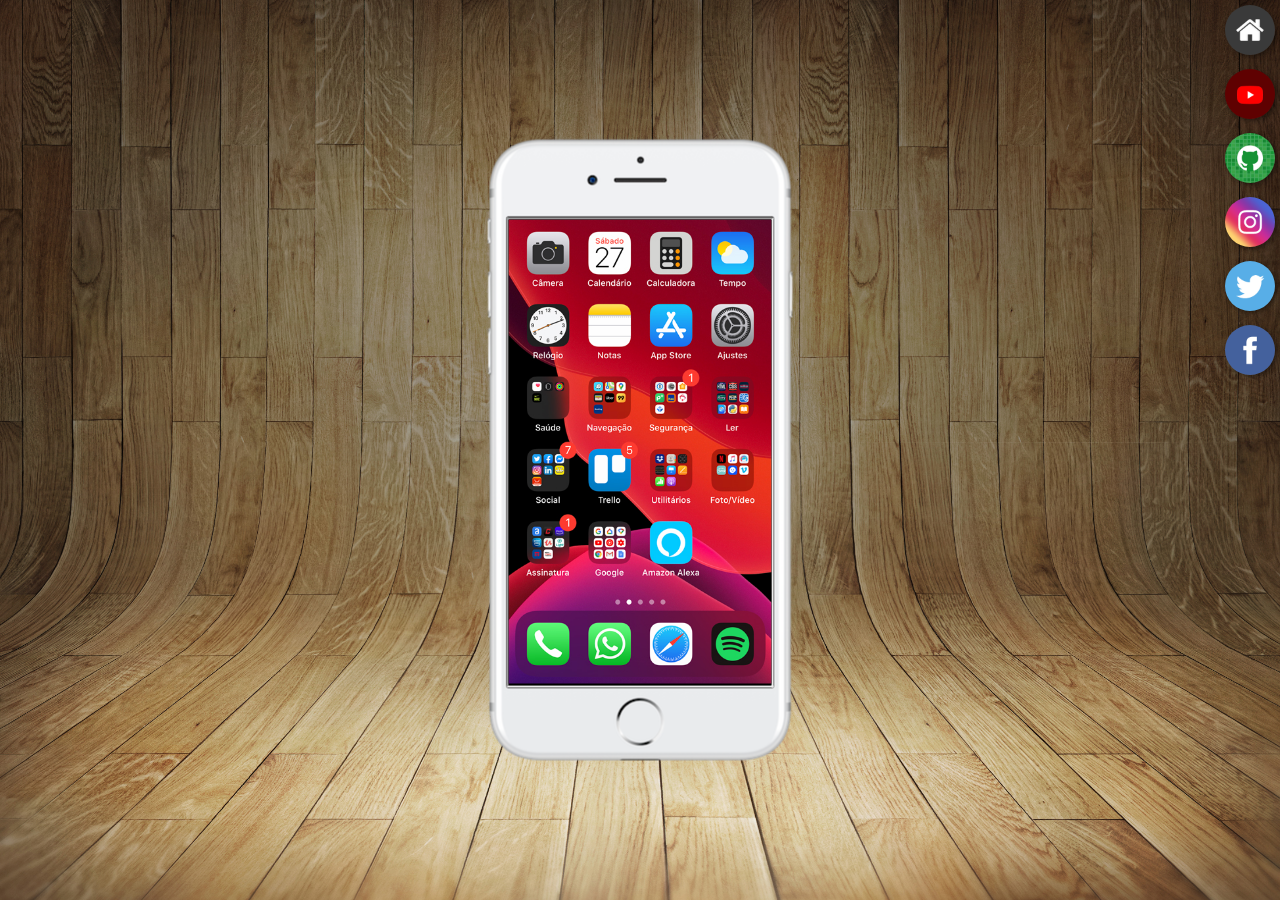
<file: index.html>
<!DOCTYPE html>
<html lang="pt-br">
<head>
    <meta charset="UTF-8">
    <meta name="viewport" content="width=device-width, initial-scale=1.0">
    <link rel="shortcut icon" href="favicon.ico" type="image/x-icon">
    <link rel="stylesheet" href="estilos/style.css">
    <title>Projeto redes sociais</title>
</head>
<body>
    <main>
        <section id="telefone">
            <iframe src="home.html" name="tela" id="tela">
                Seu Navegador não é compatível com isso!
            </iframe>
        </section>
        <section id="redes-sociais">
            <a href="home.html" target="tela"><img src="imagens/logo-home.jpg" alt="Home"></a><BR>
            <a href="youtube.html" target="tela"><img src="imagens/logo-youtube.jpg" alt="Youtube"></a><BR>
            <a href="github.html" target="tela"><img src="imagens/logo-github.jpg" alt="Github"></a><BR>
            <a href="instagram.html" target="tela"><img src="imagens/logo-instagram.jpg" alt="Instagram">
            </a><BR>
            <a href="twitter.html" target="tela">
            <img src="imagens/logo-twitter.jpg" alt="Twitter">
            </a><BR>
            <a href="facebook.html" target="tela"><img src="imagens/logo-facebook.jpg" alt="Facebook"></a>
            
        </section>
    </main>
    
</body>
</html>
</file>
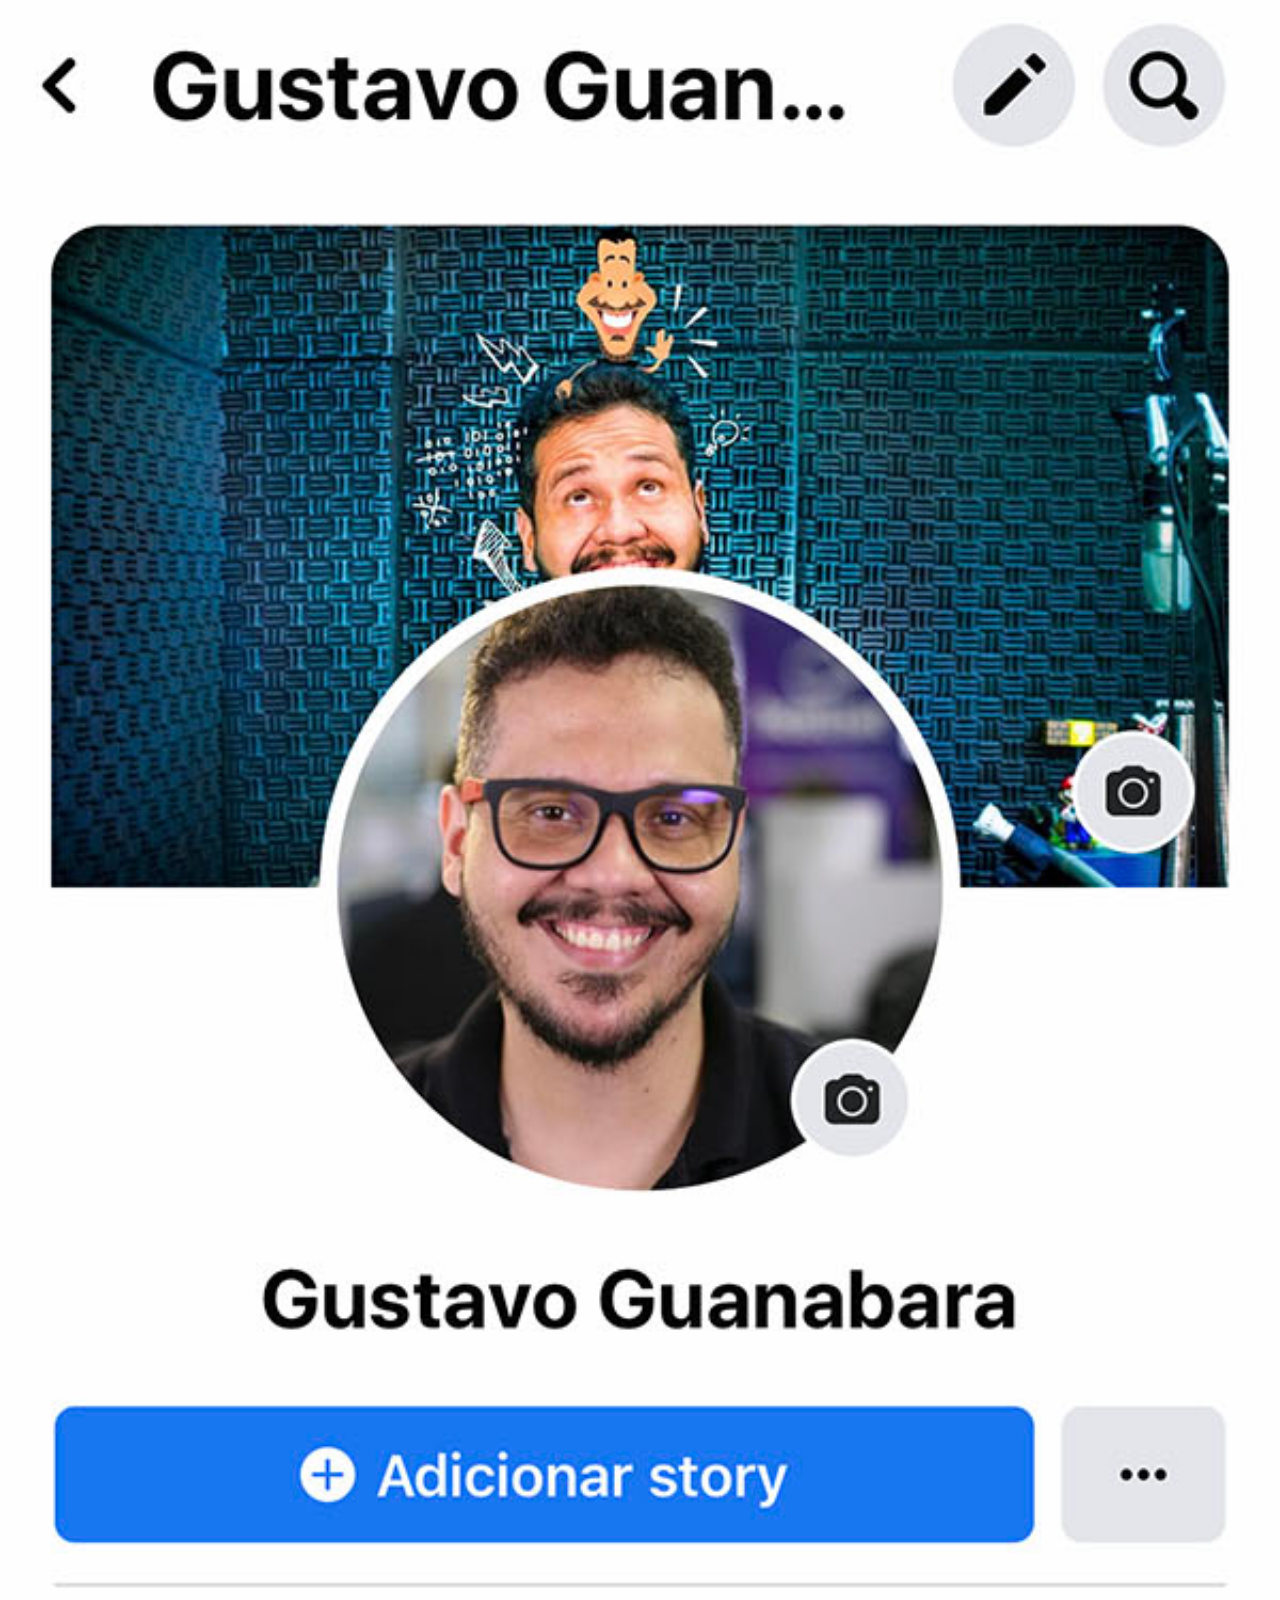
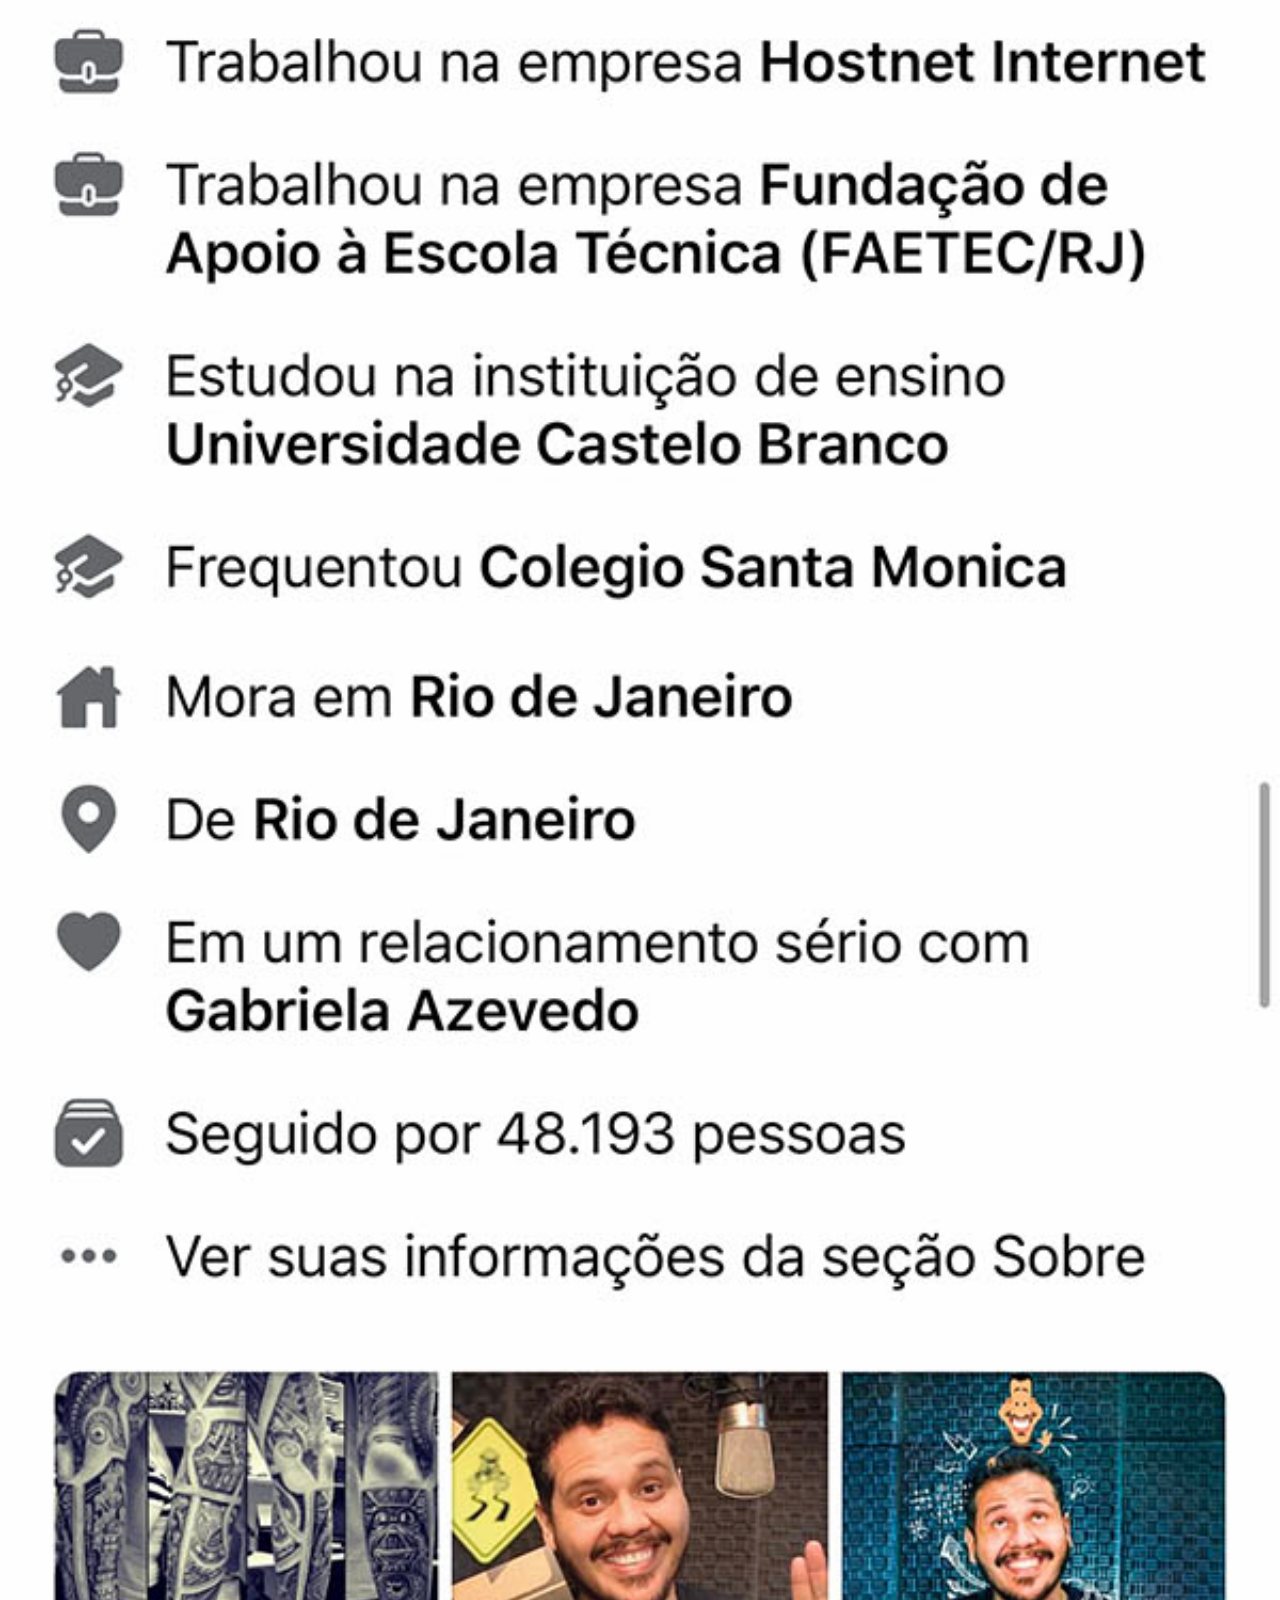
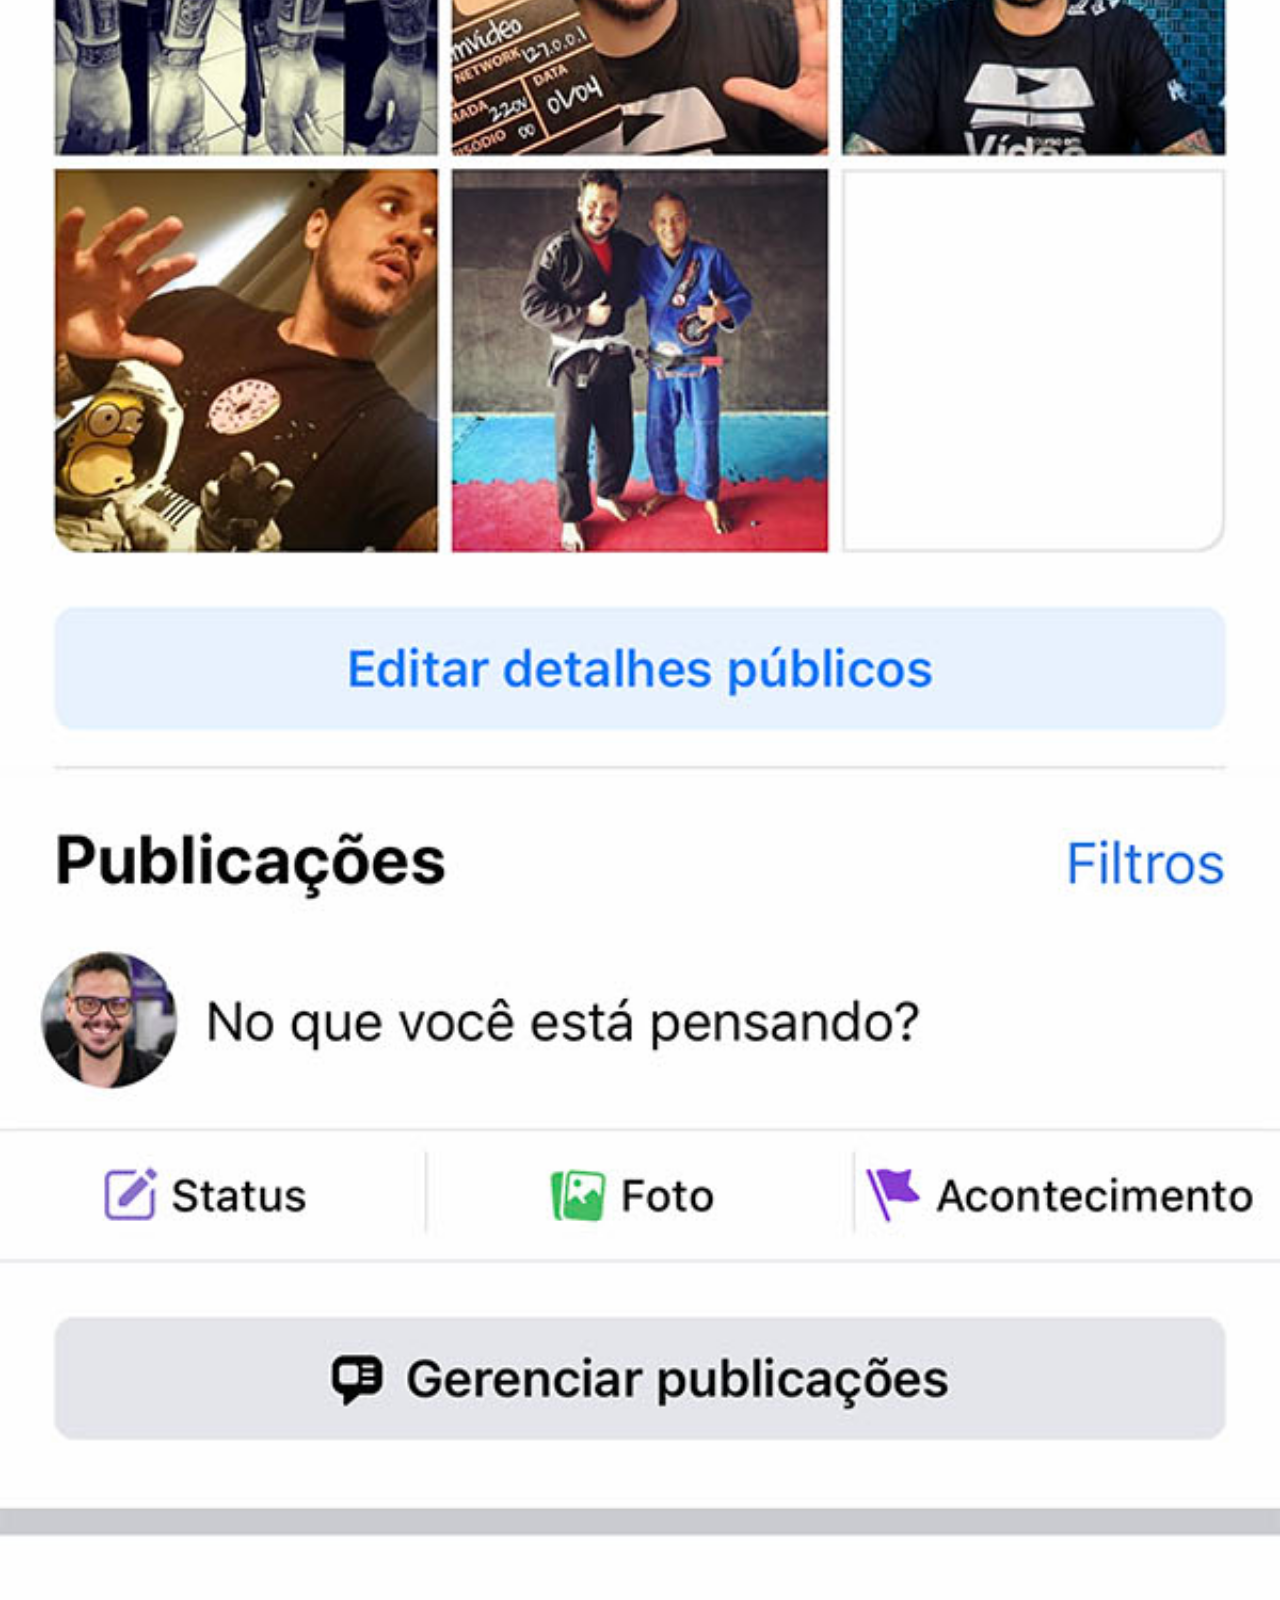
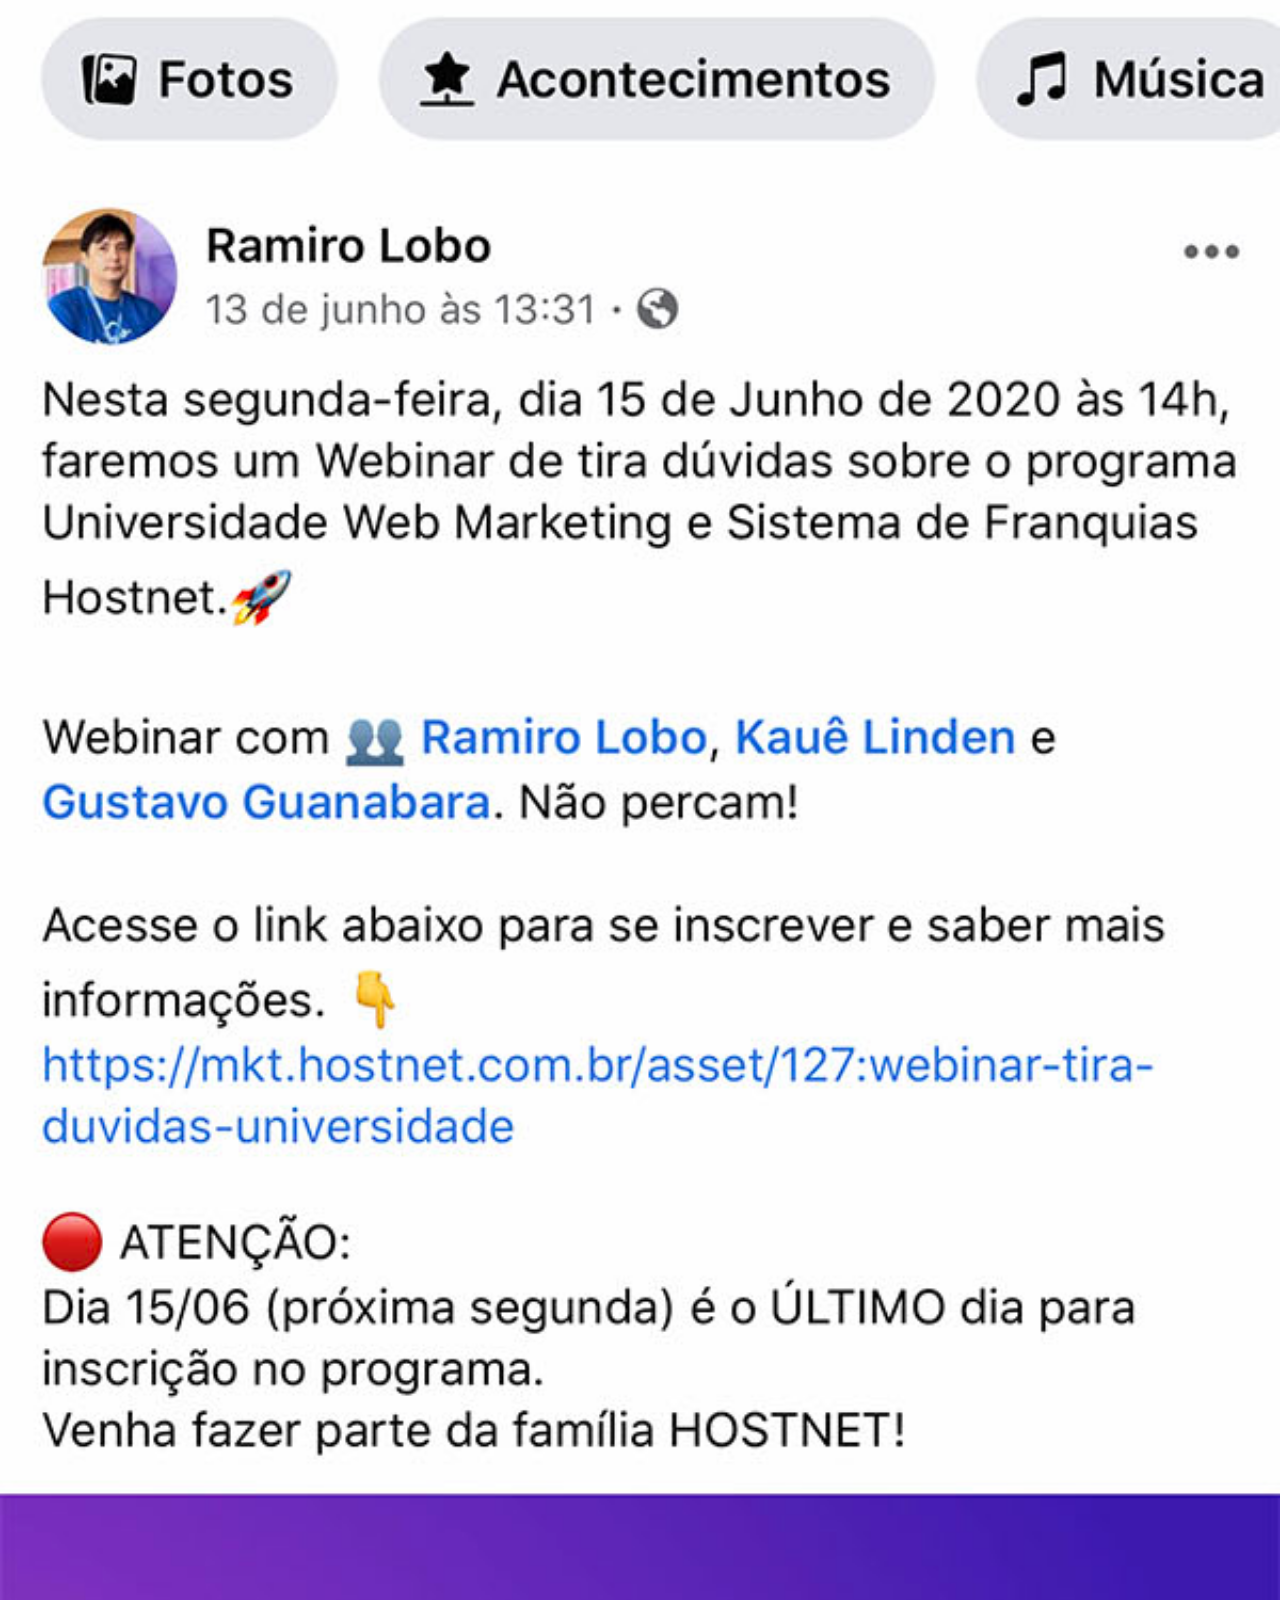
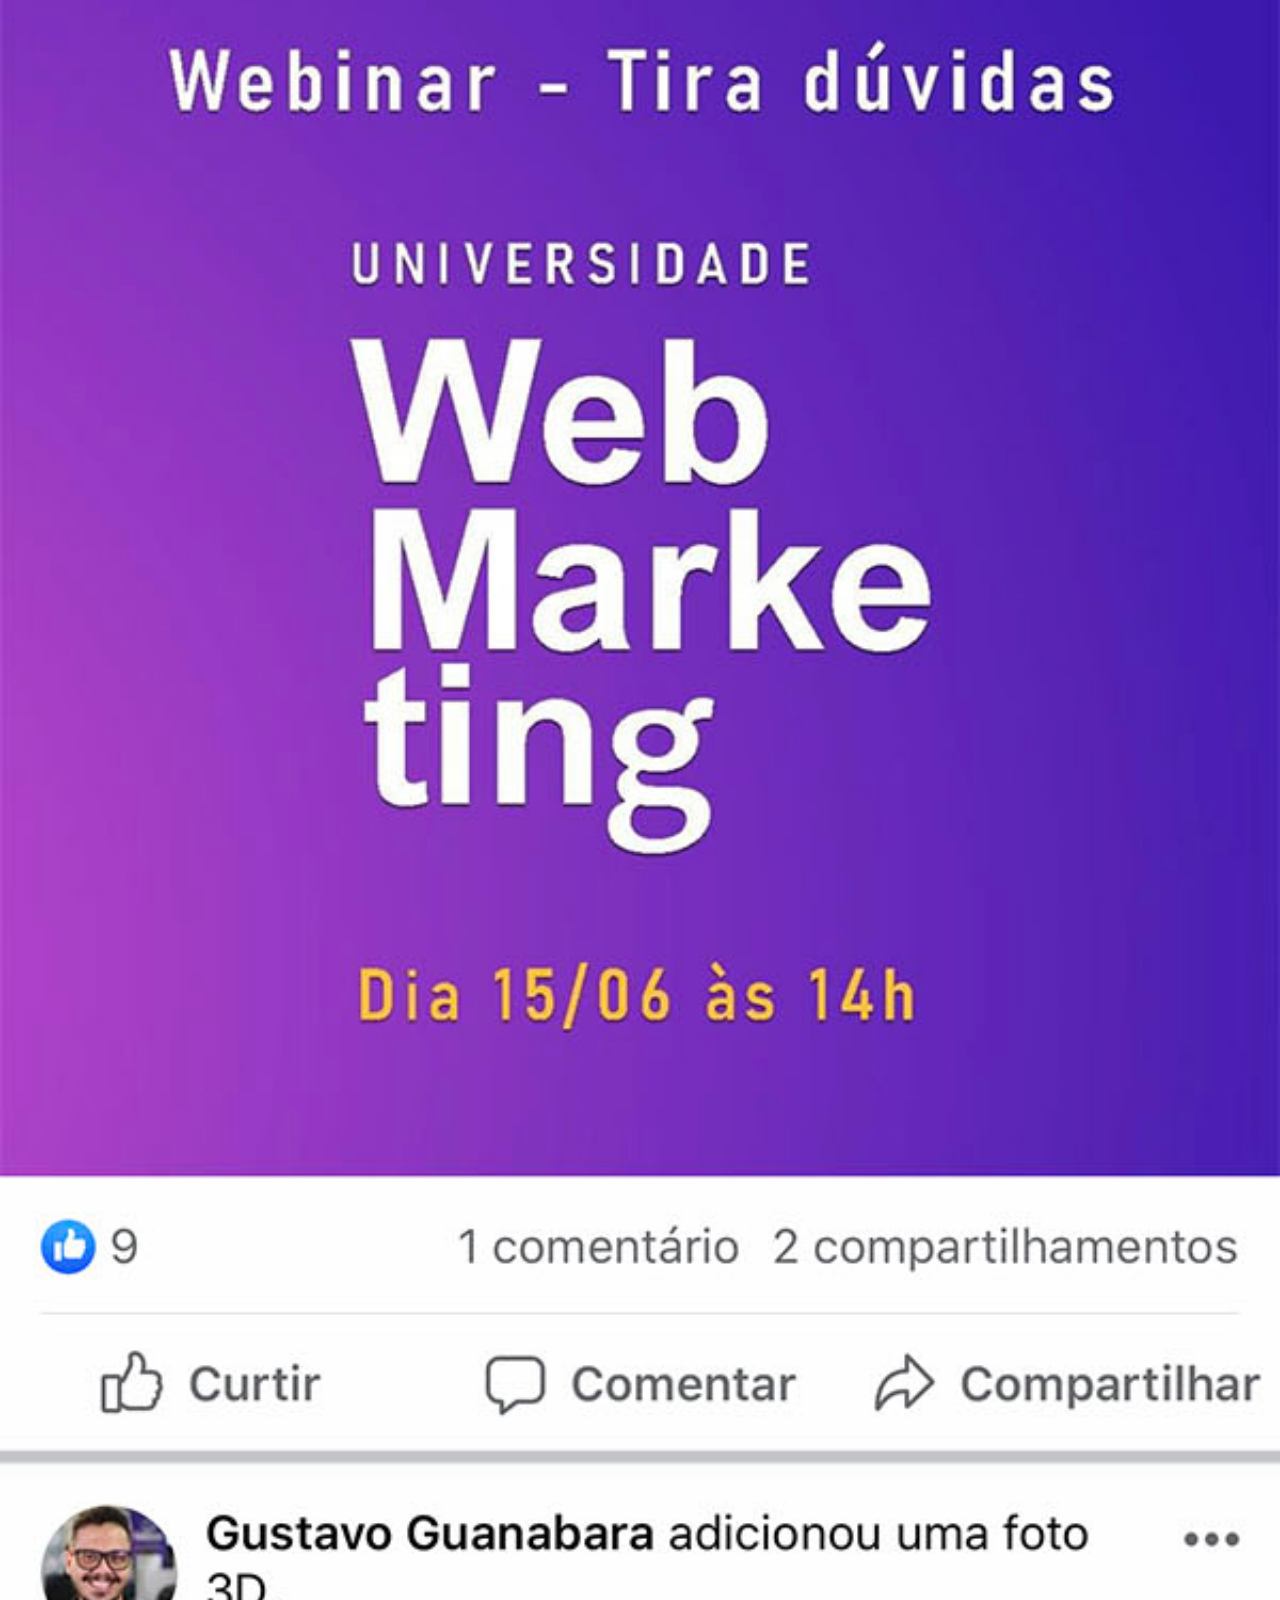
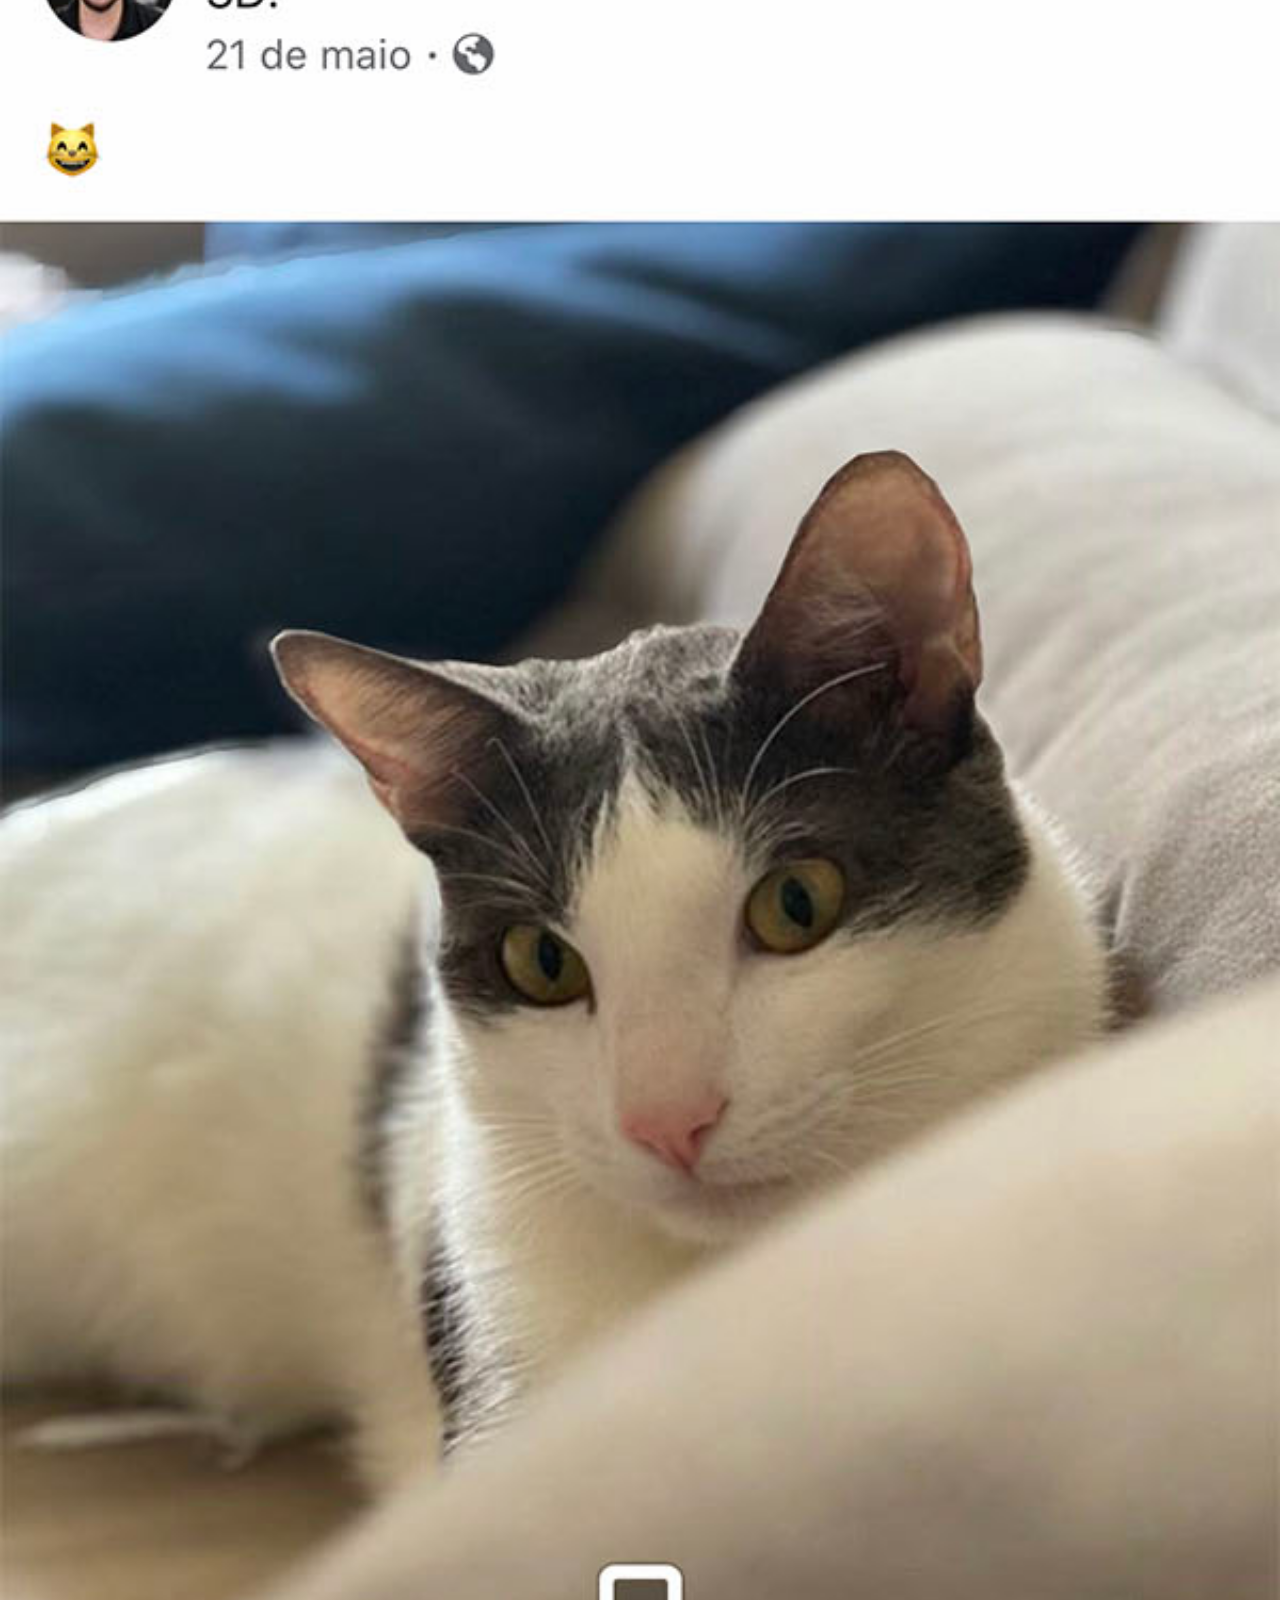
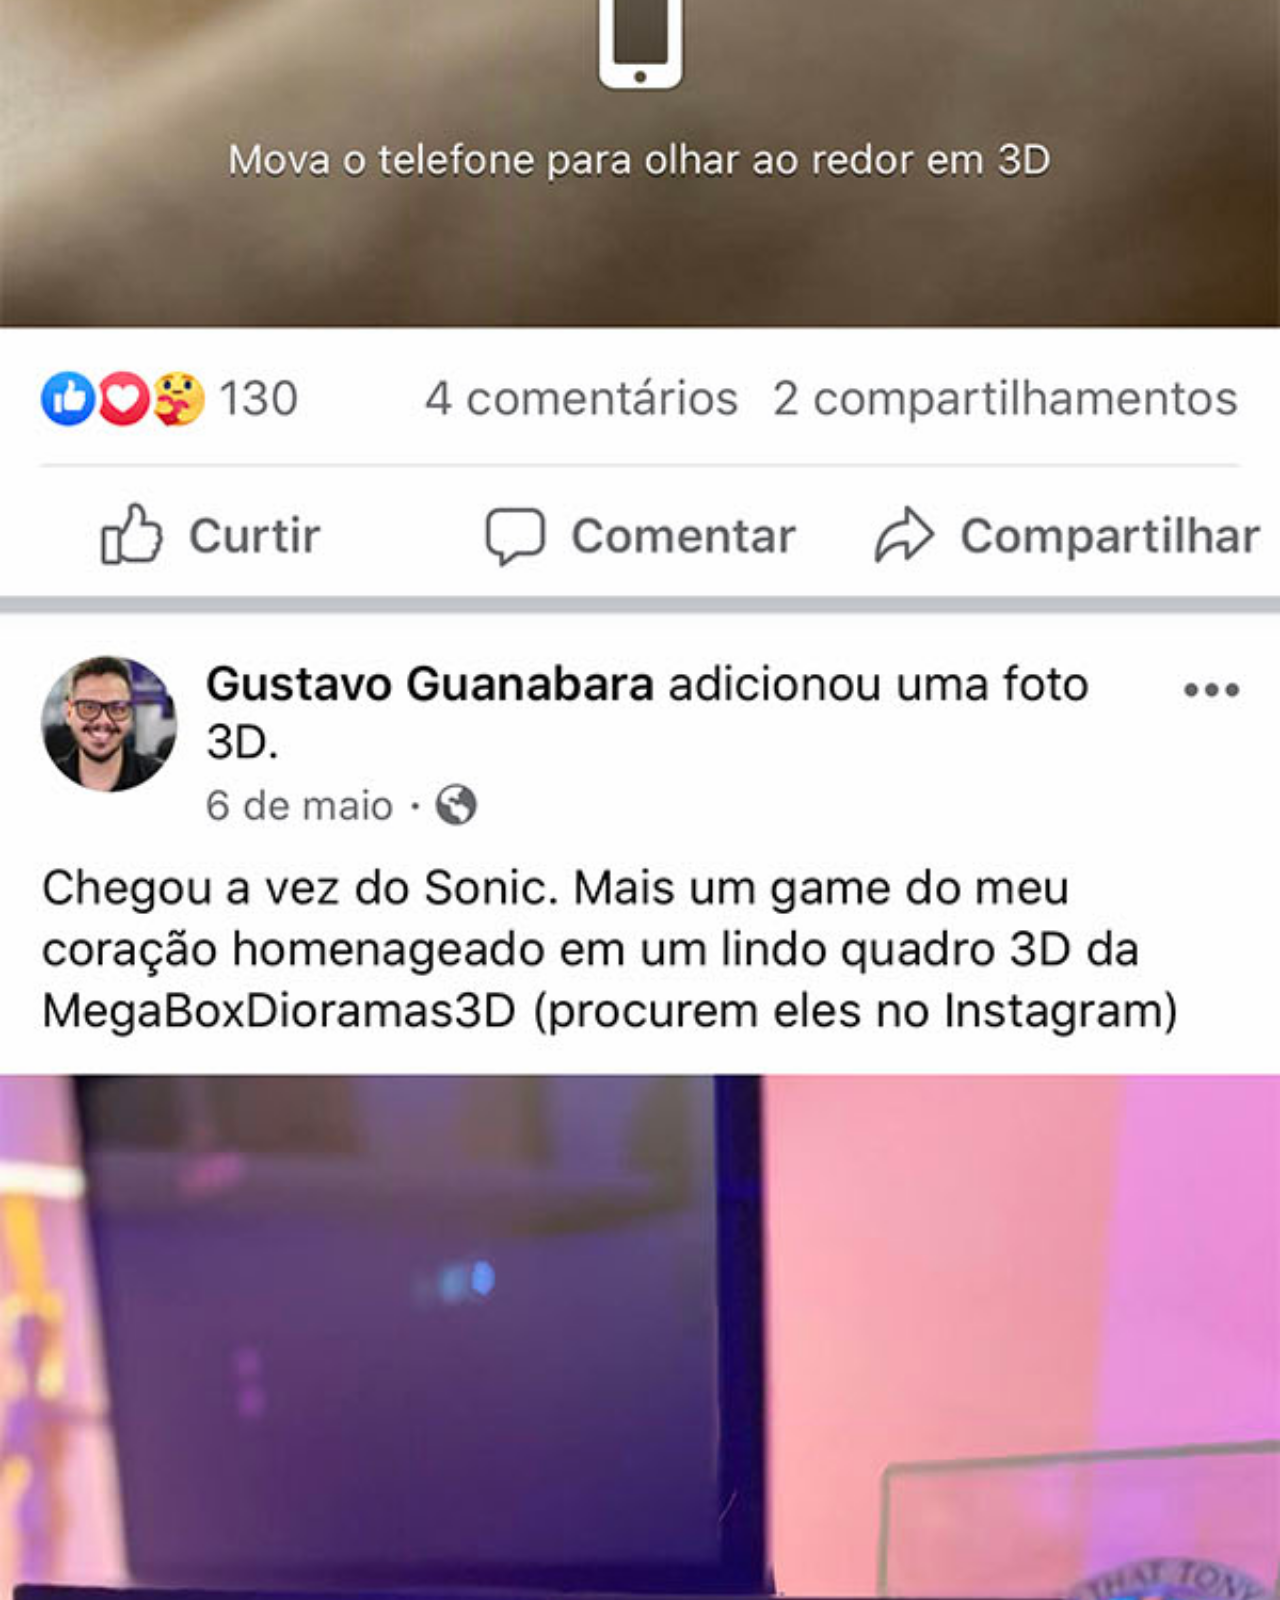
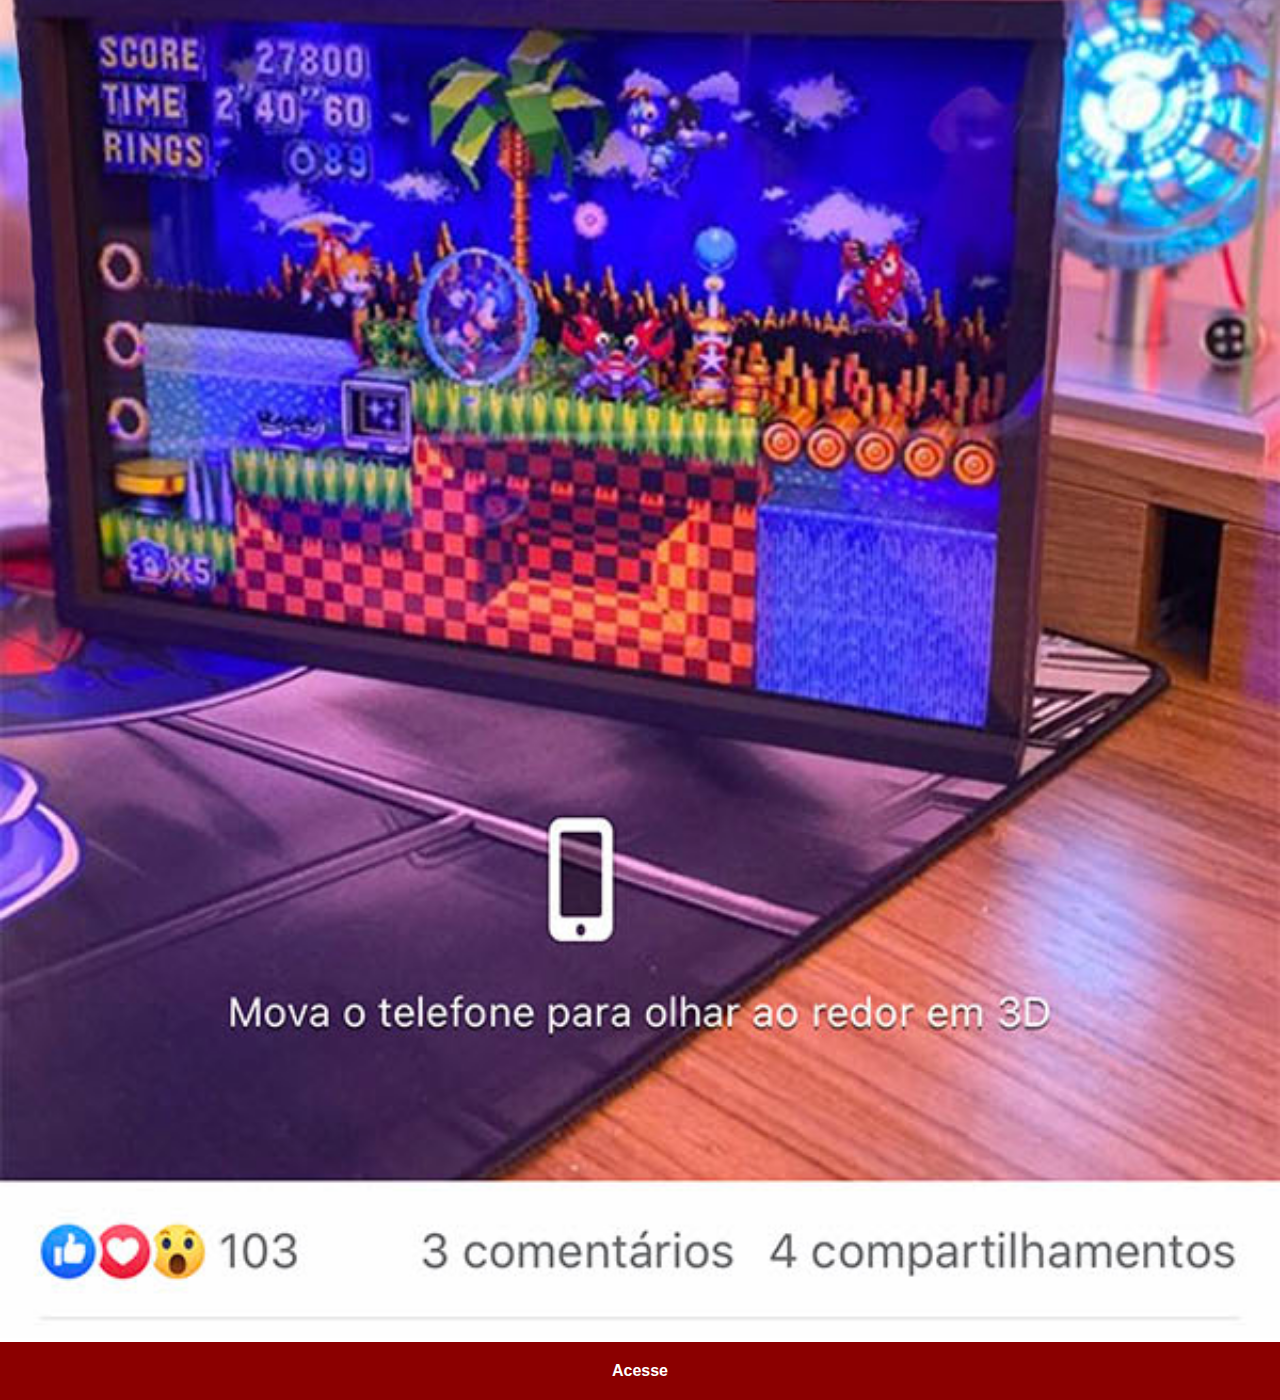
<file: facebook.html>
<!DOCTYPE html>
<html lang="pt-br">
<head>
    <meta charset="UTF-8">
    <meta name="viewport" content="width=device-width, initial-scale=1.0">
    <link rel="stylesheet" href="estilos/social.css">
    <title>Facebook</title>
</head>
<body>
    <img src="imagens/tela-facebook.jpg" alt="Facebook">
    <a href="https://www.facebook.com/gustavoguanabara" target="_blank">Acesse</a>
    
</body>
</html>
</file>
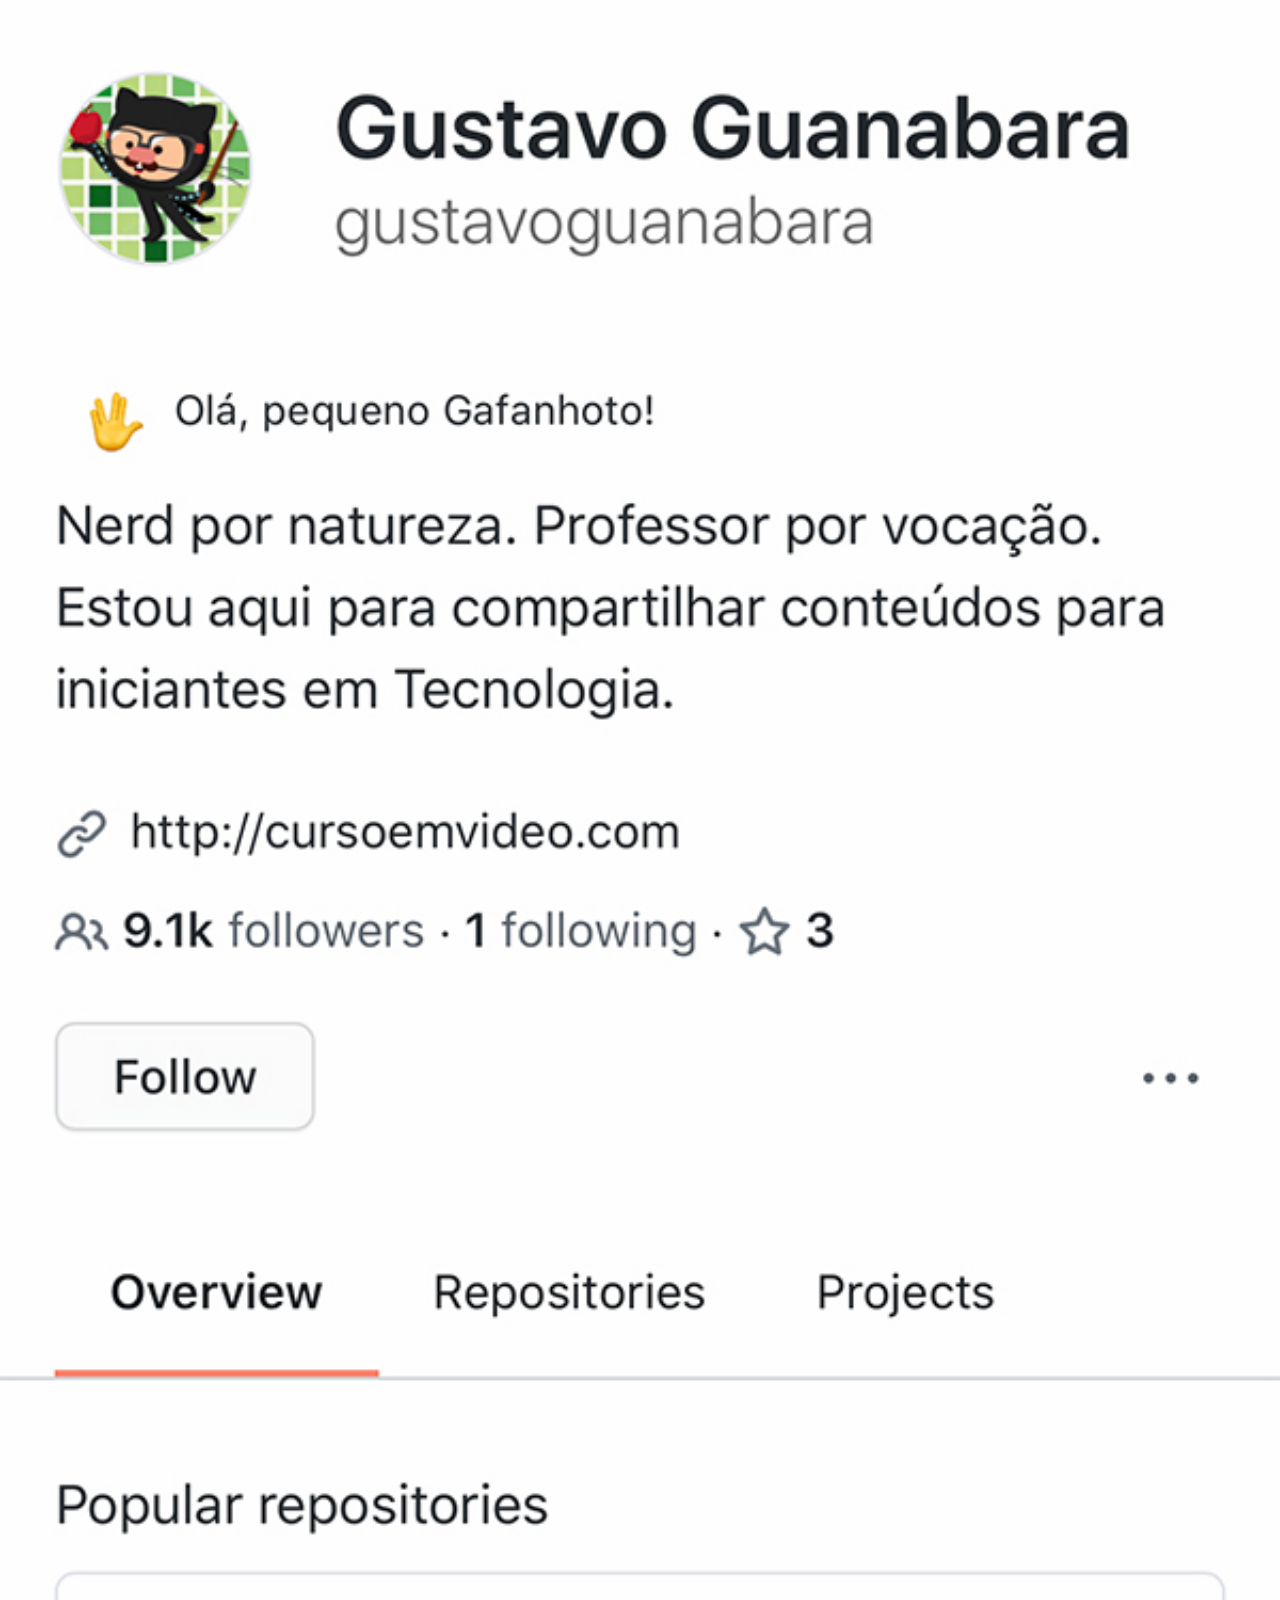
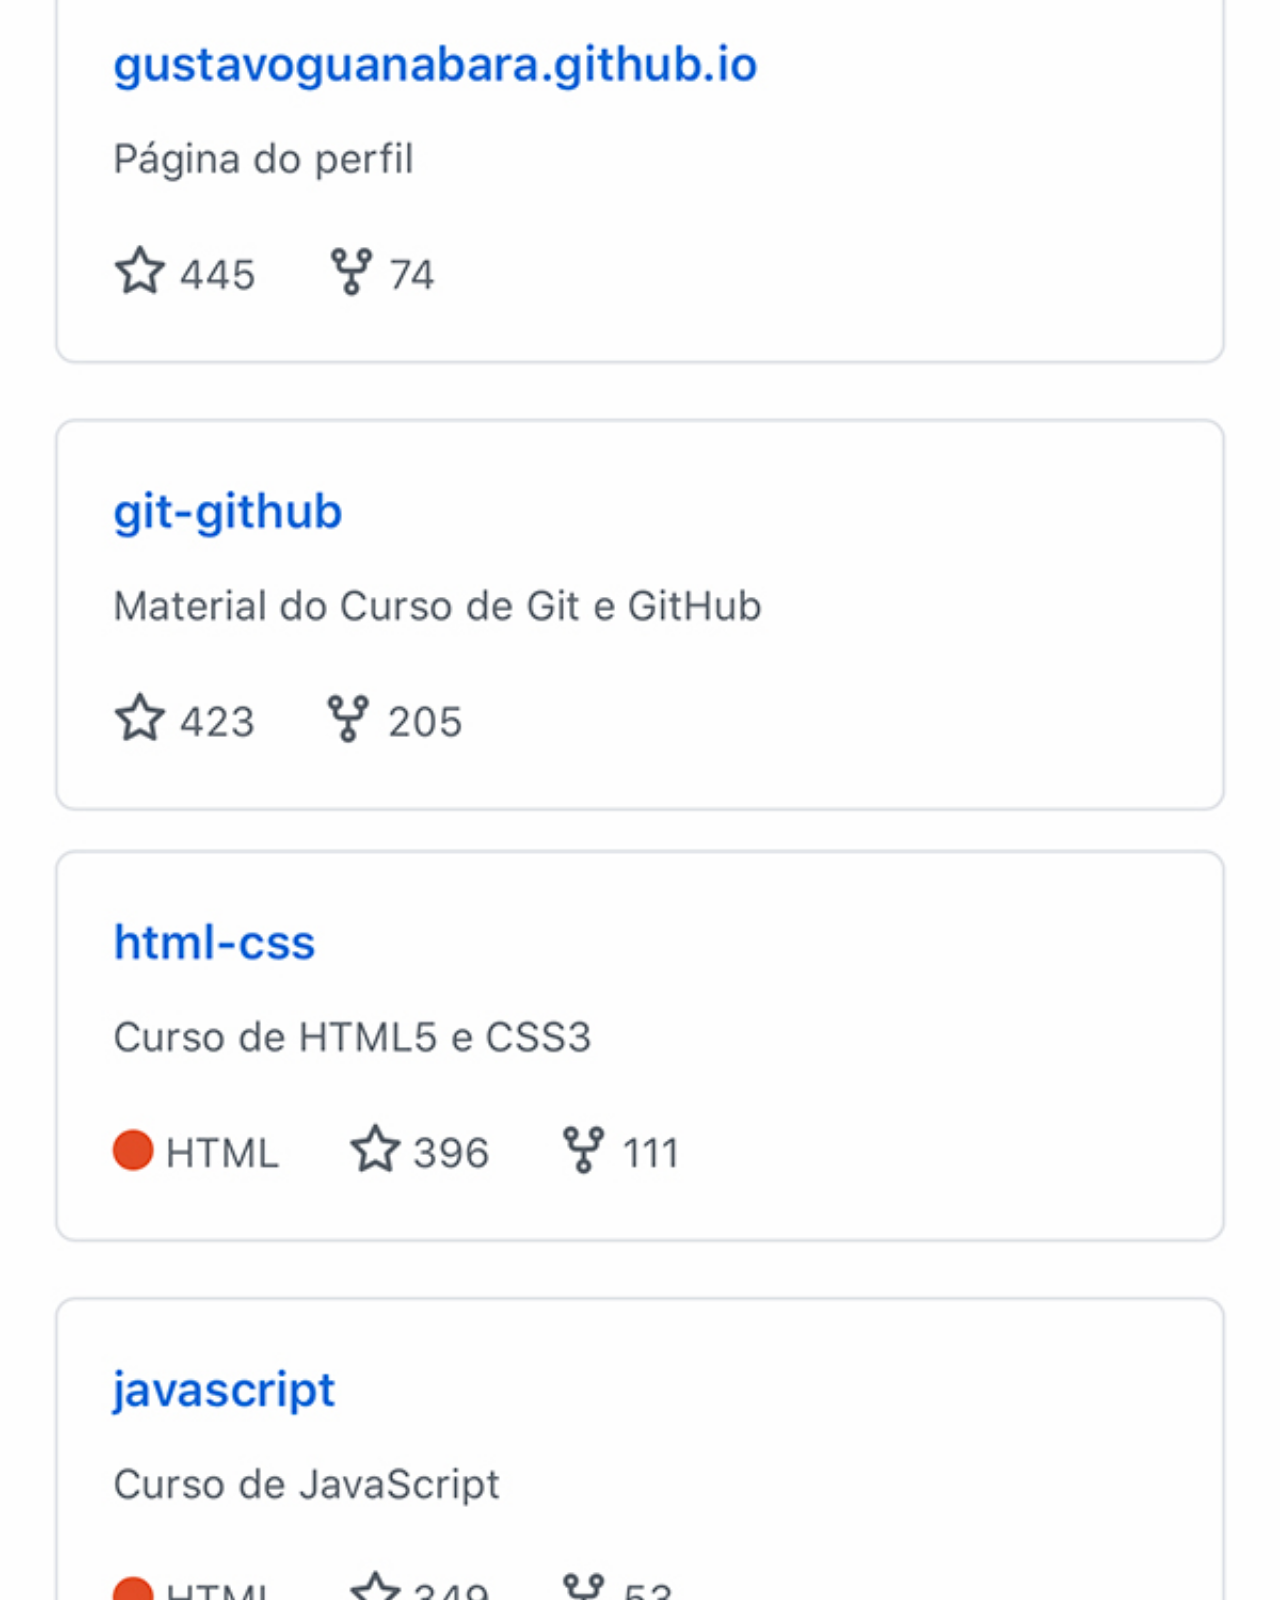
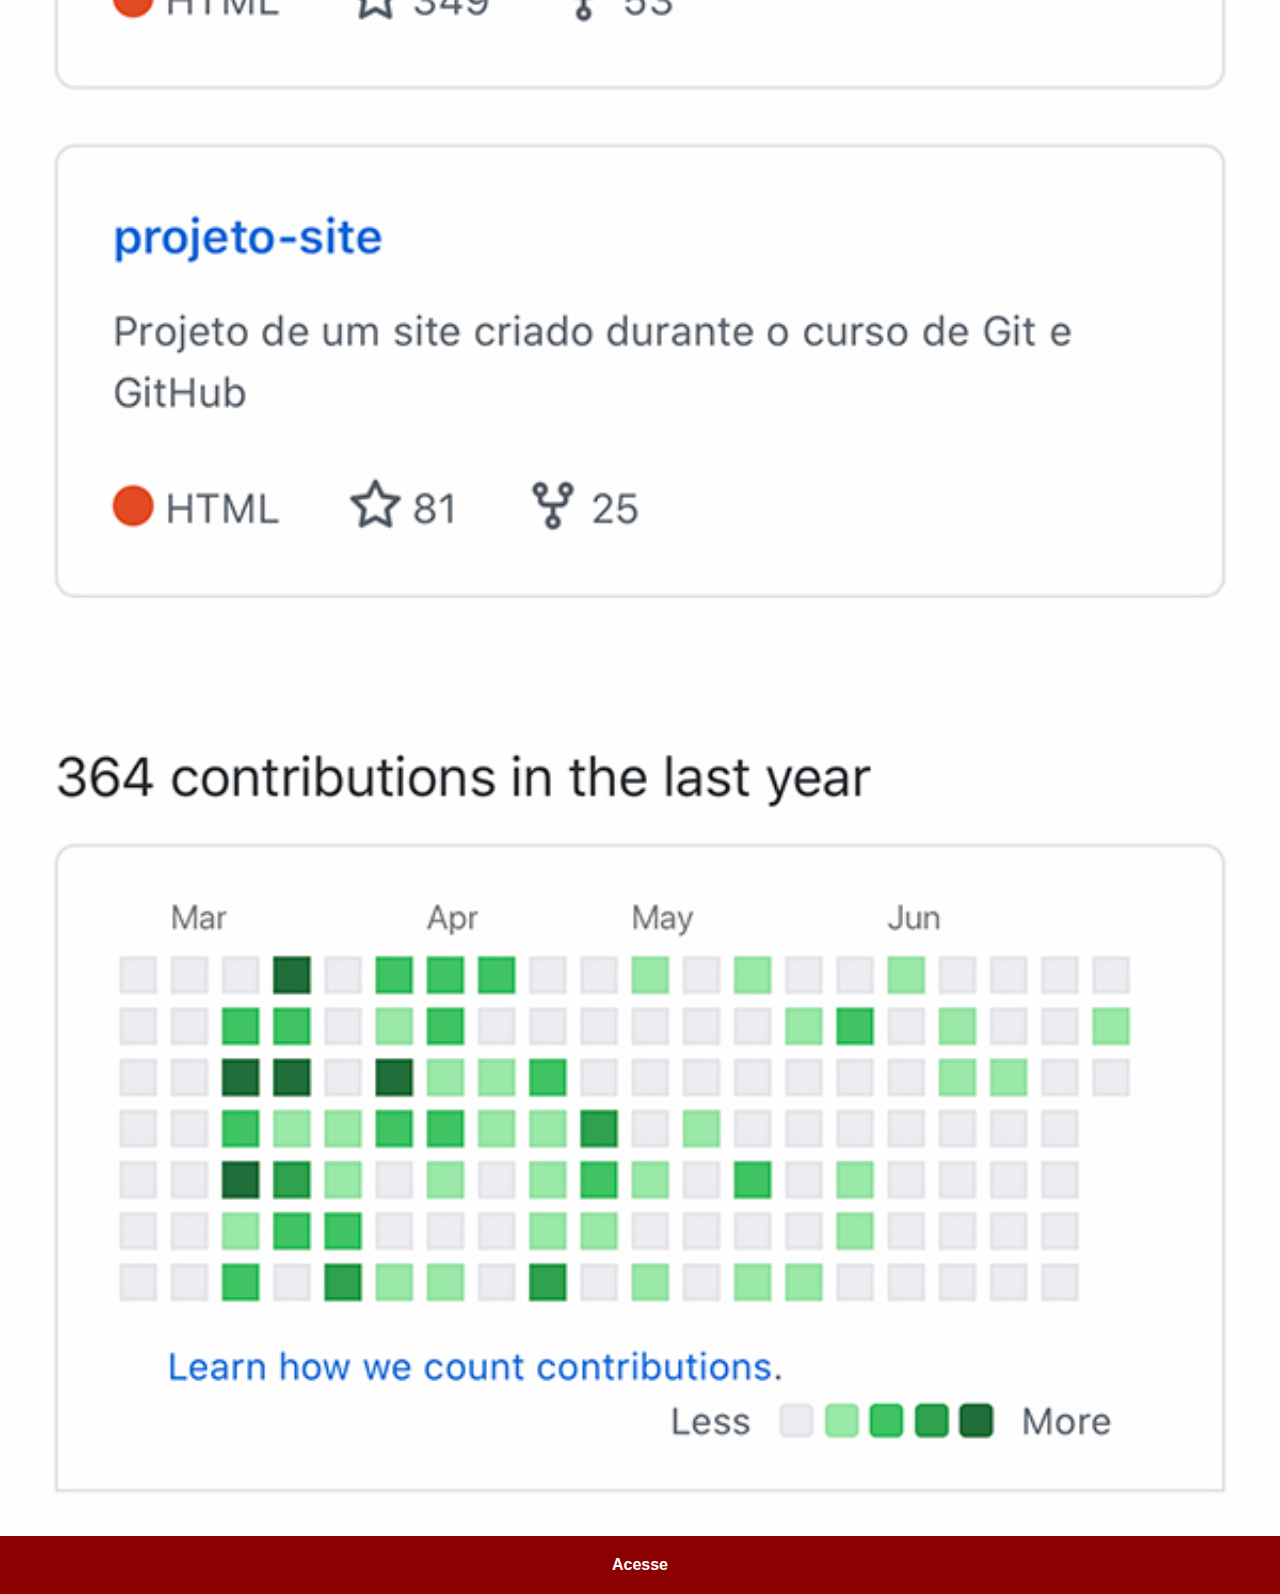
<file: github.html>
<!DOCTYPE html>
<html lang="pr-br">
<head>
    <meta charset="UTF-8">
    <meta name="viewport" content="width=device-width, initial-scale=1.0">
    <link rel="stylesheet" href="estilos/social.css">
    <title>Github</title>
</head>
<body>
    <img src="imagens/tela-github.jpg" alt="github">
    <a href="https://github.com/mcazon" target="_blank">Acesse</a>
    
</body>
</html>
</file>
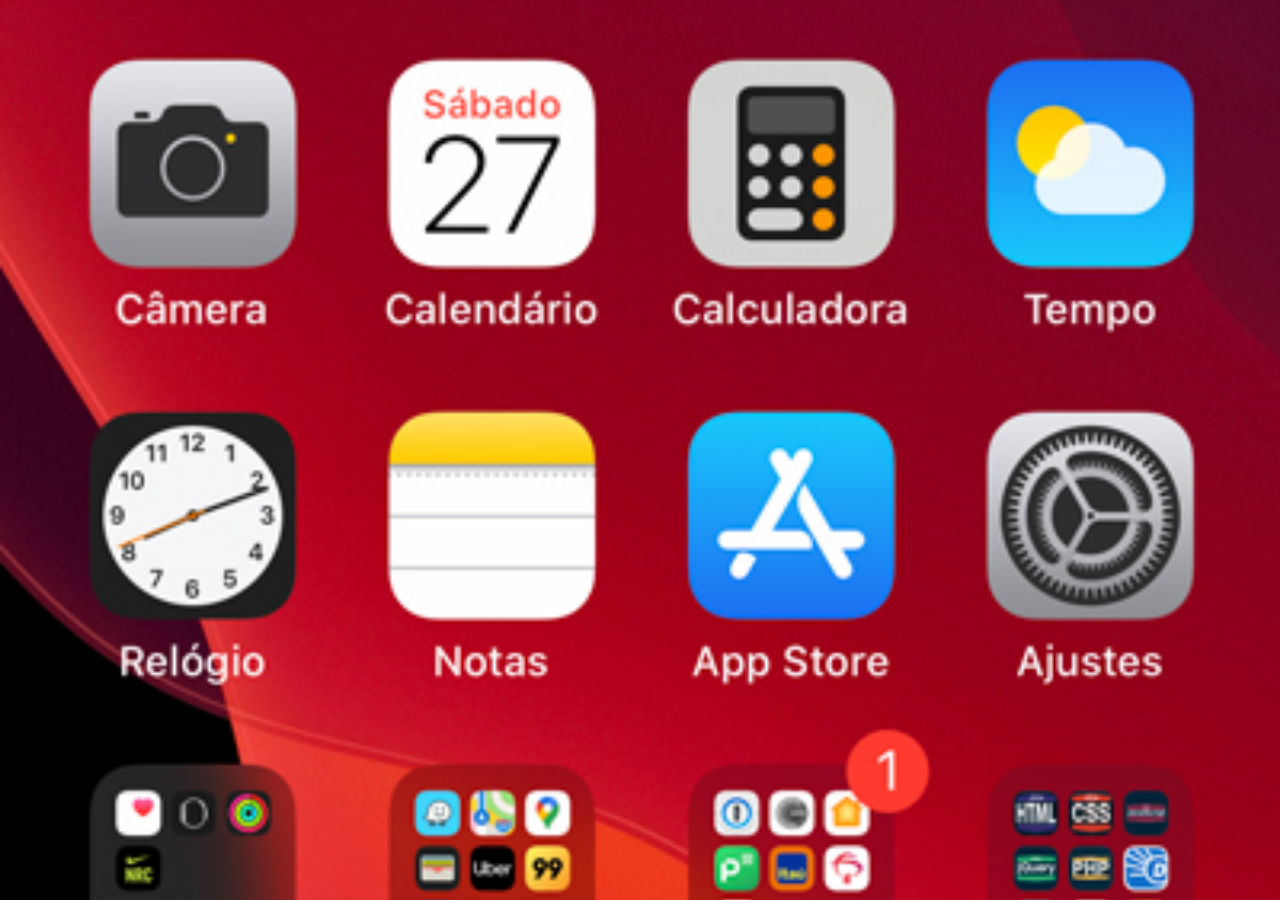
<file: home.html>
<!DOCTYPE html>
<html lang="pt-br">
<head>
    <meta charset="UTF-8">
    <meta name="viewport" content="width=device-width, initial-scale=1.0">
    <title>home</title>
    <style>
        * {
            margin: 0px;
            padding: 0xp;
            background: black url(imagens/tela-home.jpg) no-repeat top center;
            background-size: cover;

        }
        
        
    </style>
</head>
<body>
    
</body>
</html>
</file>
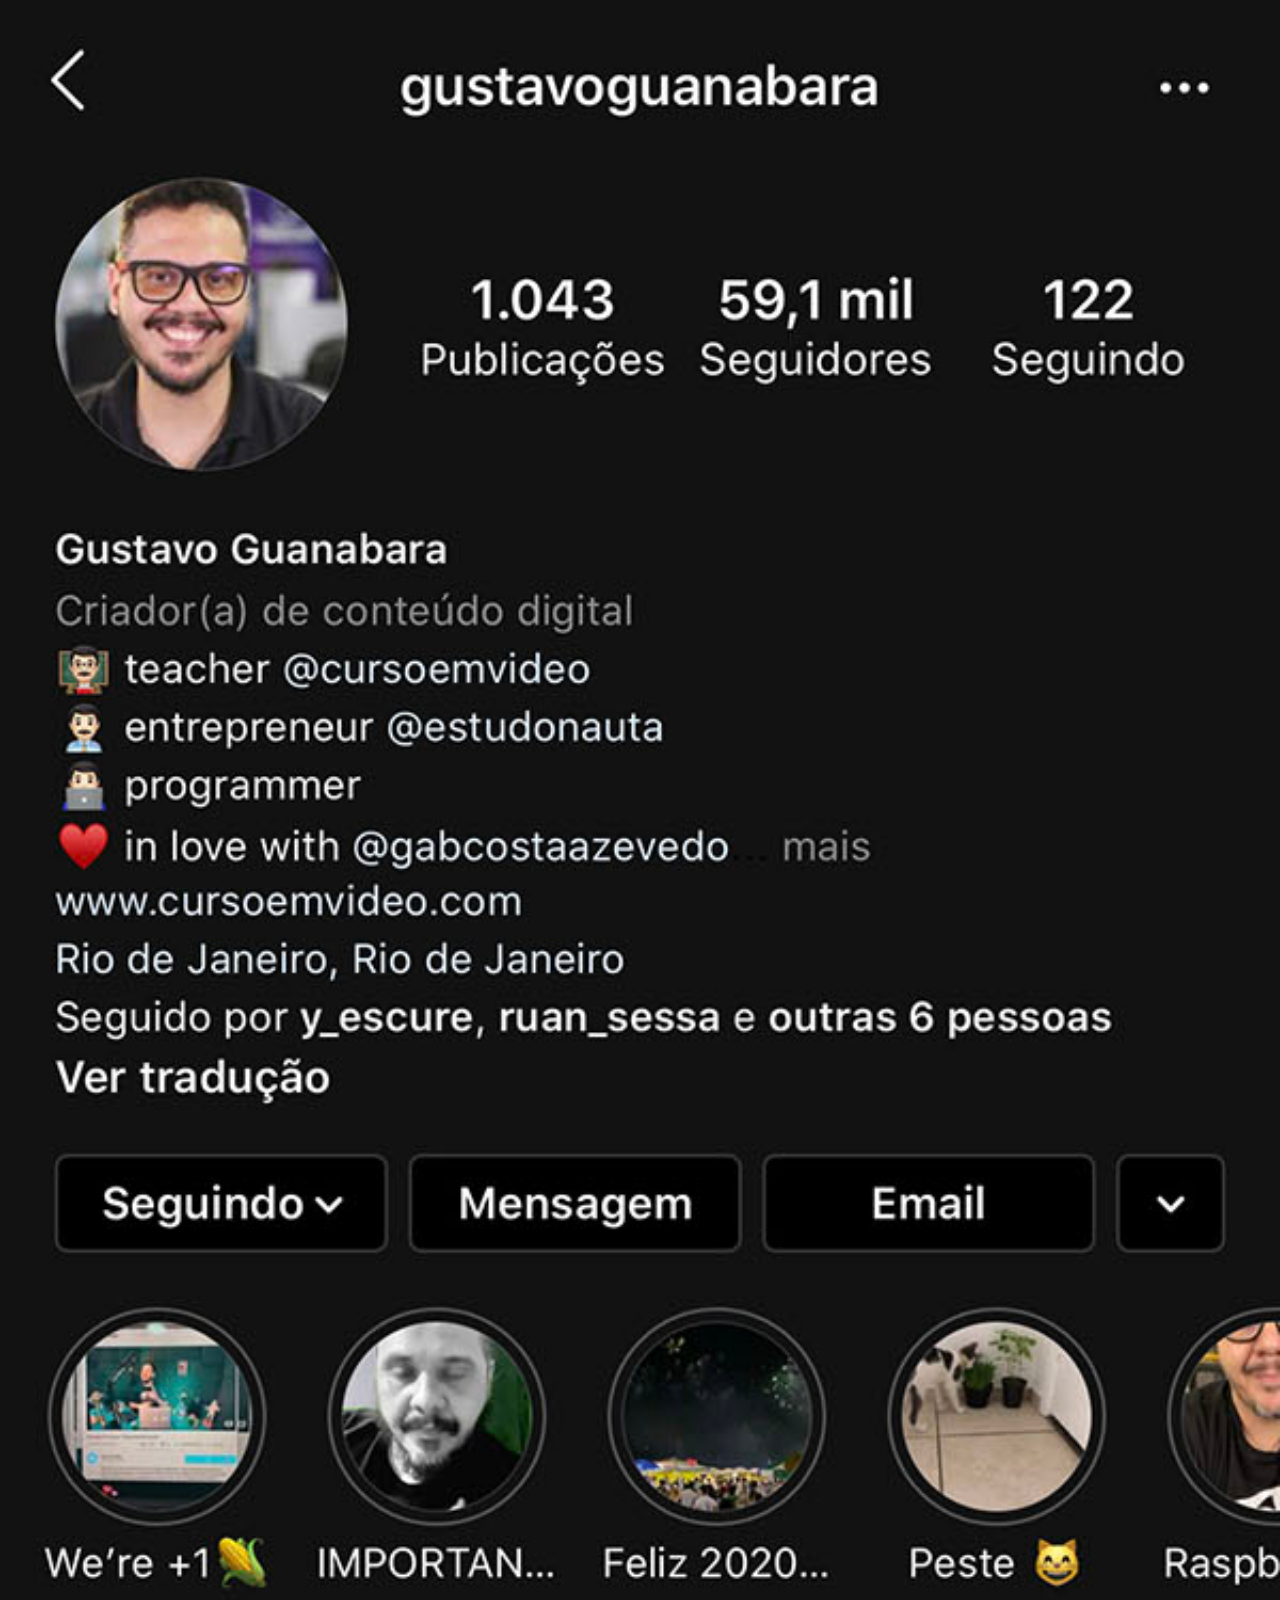
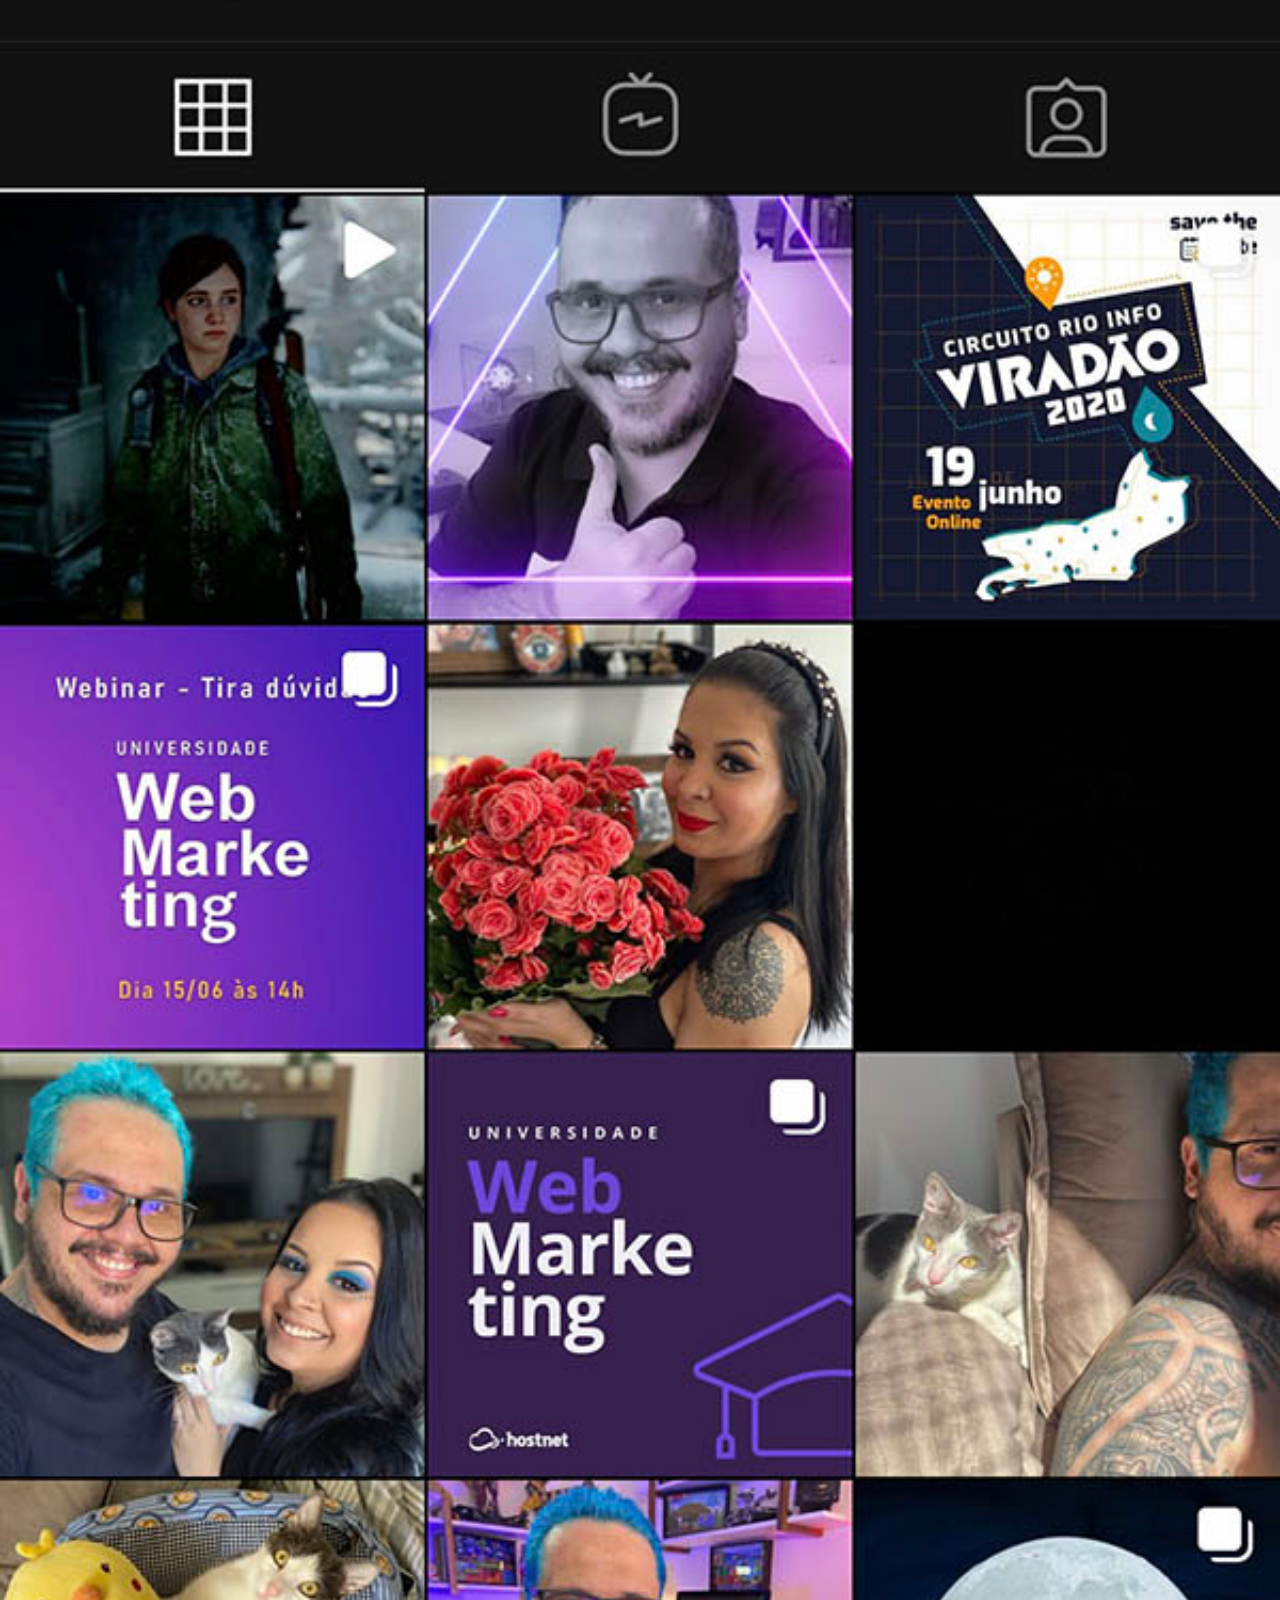
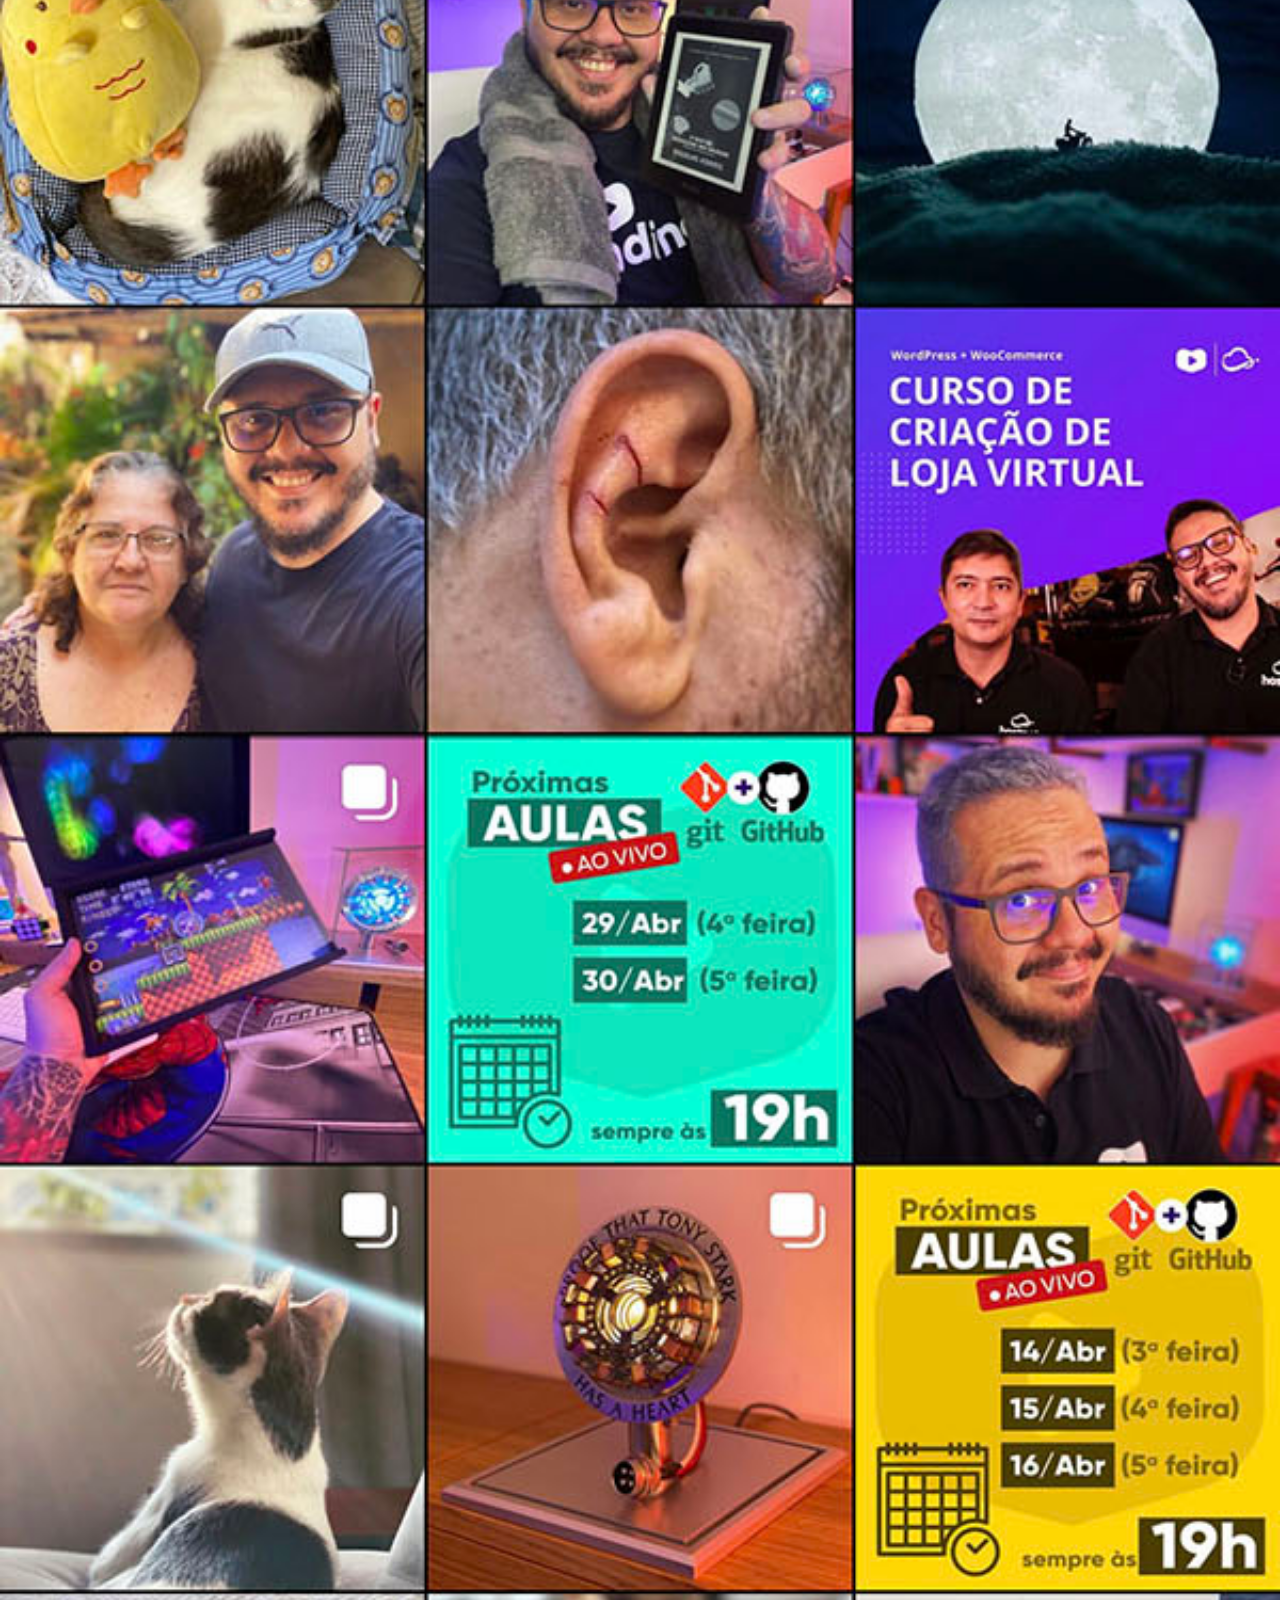
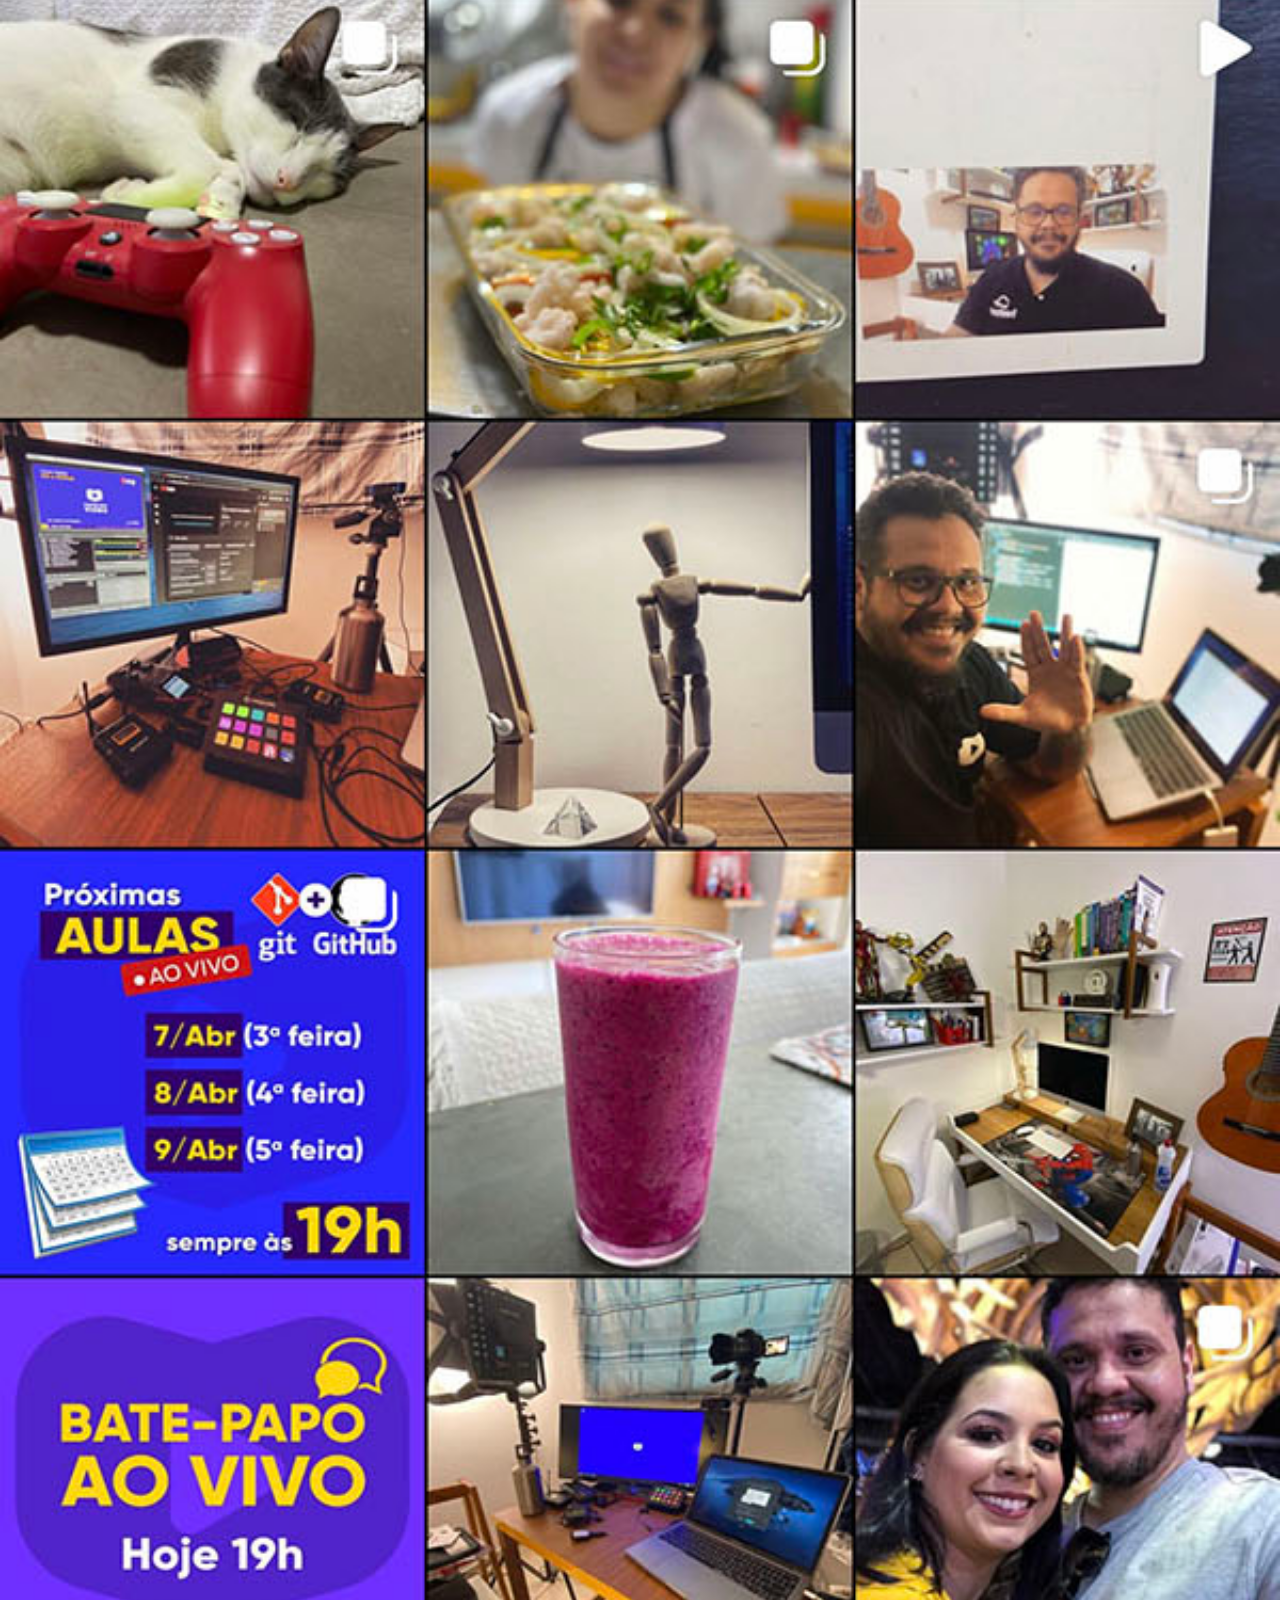
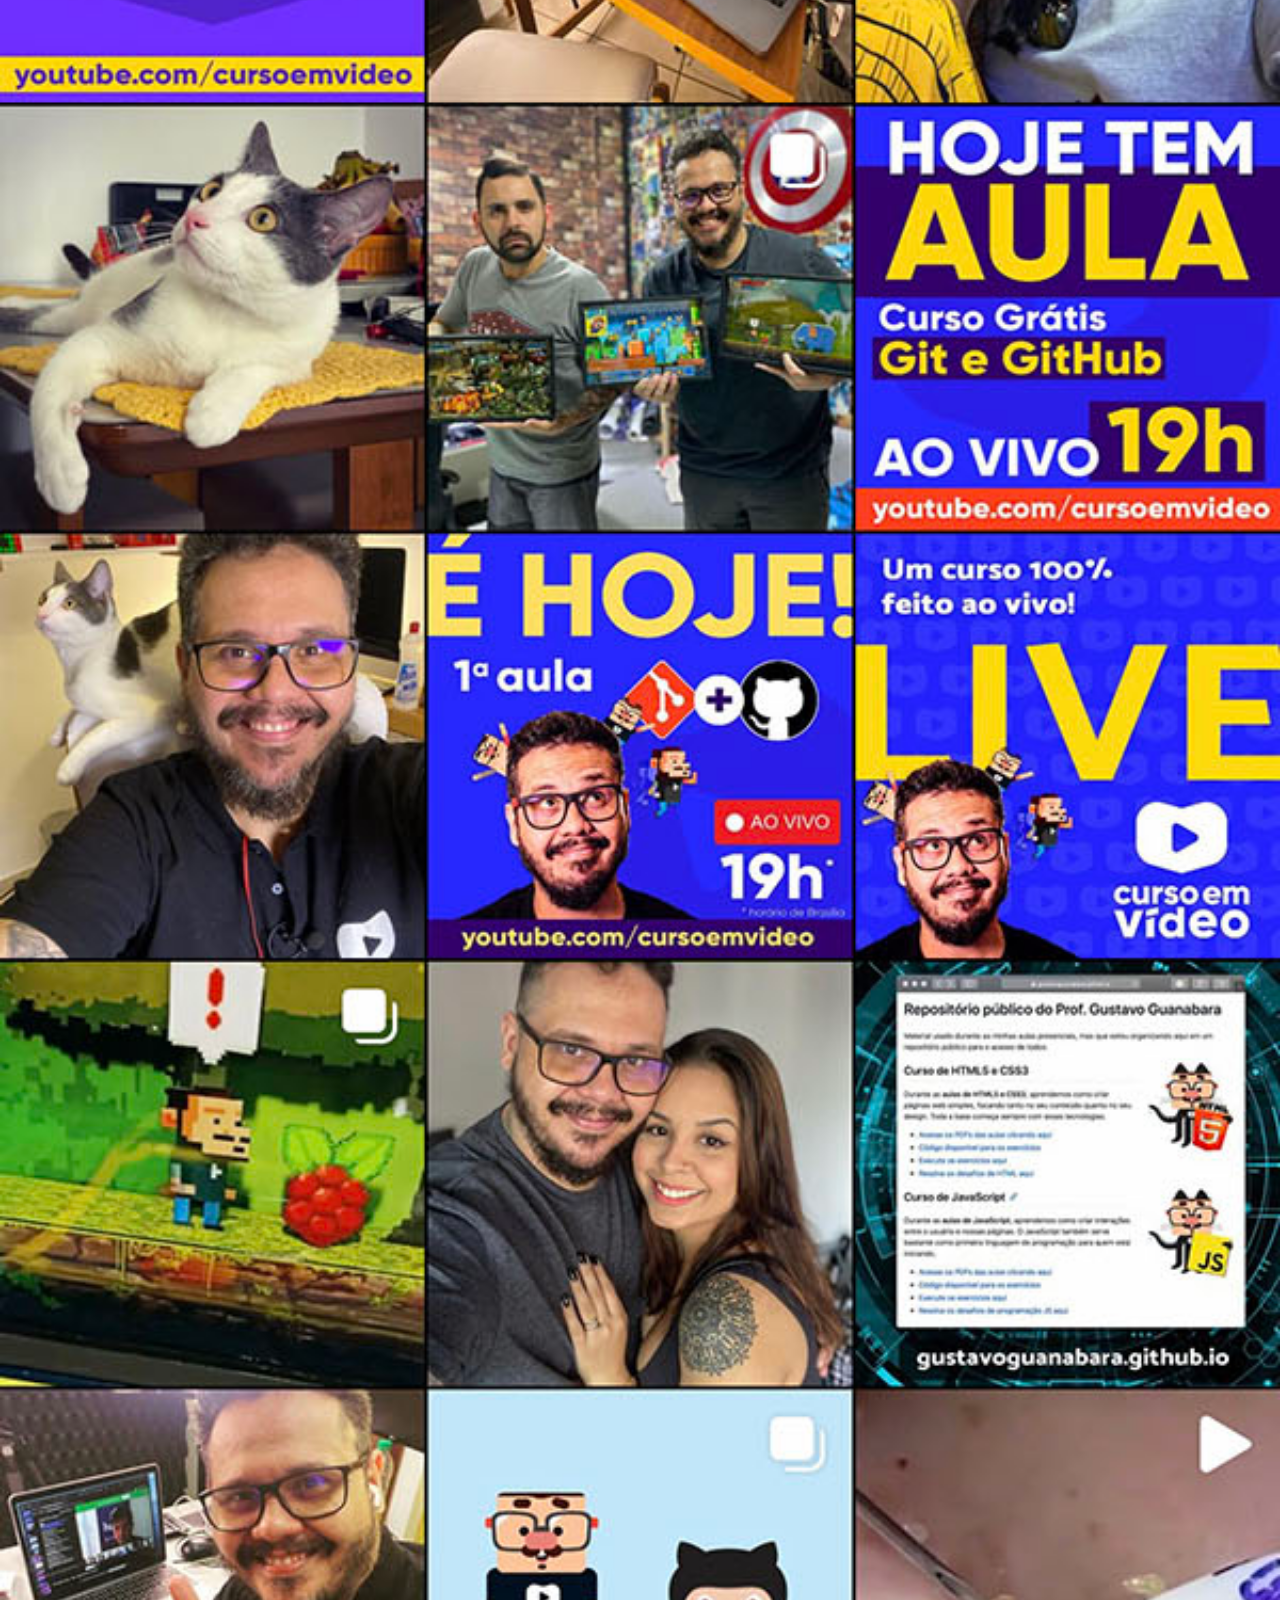
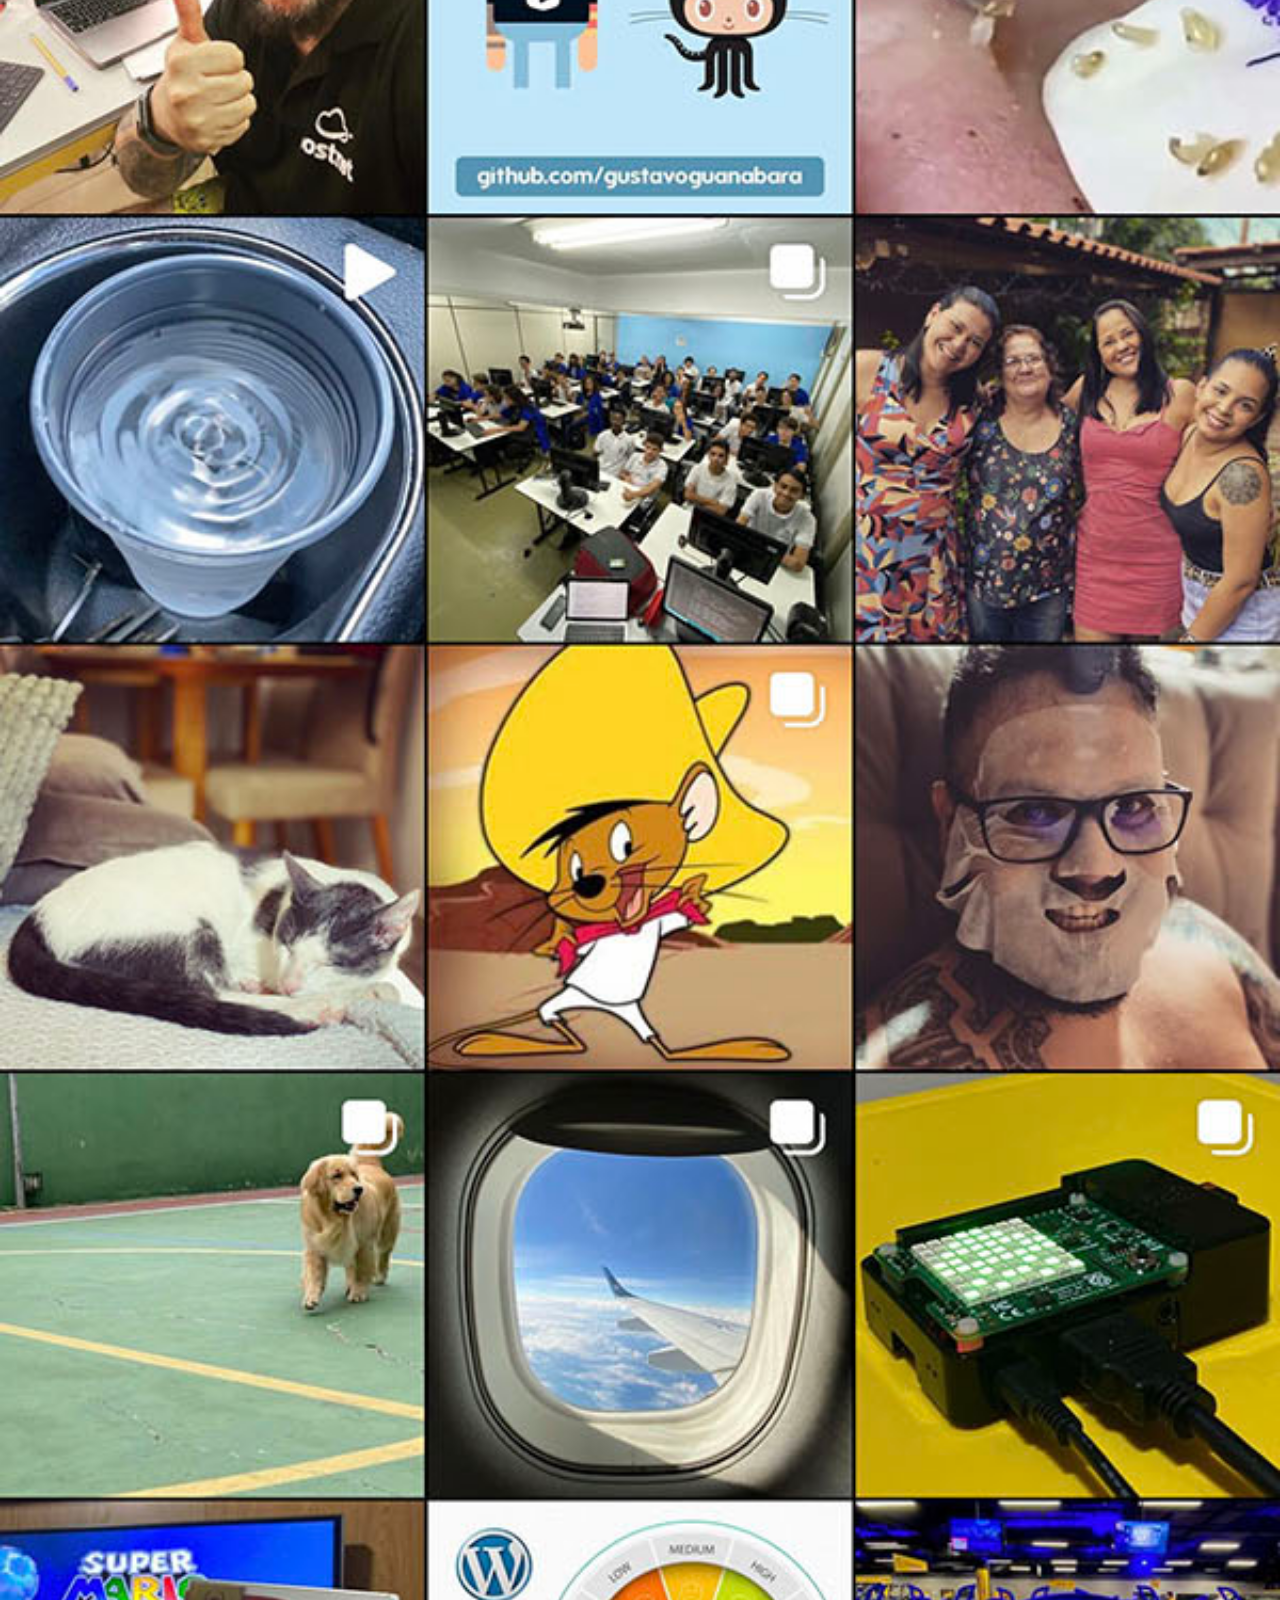
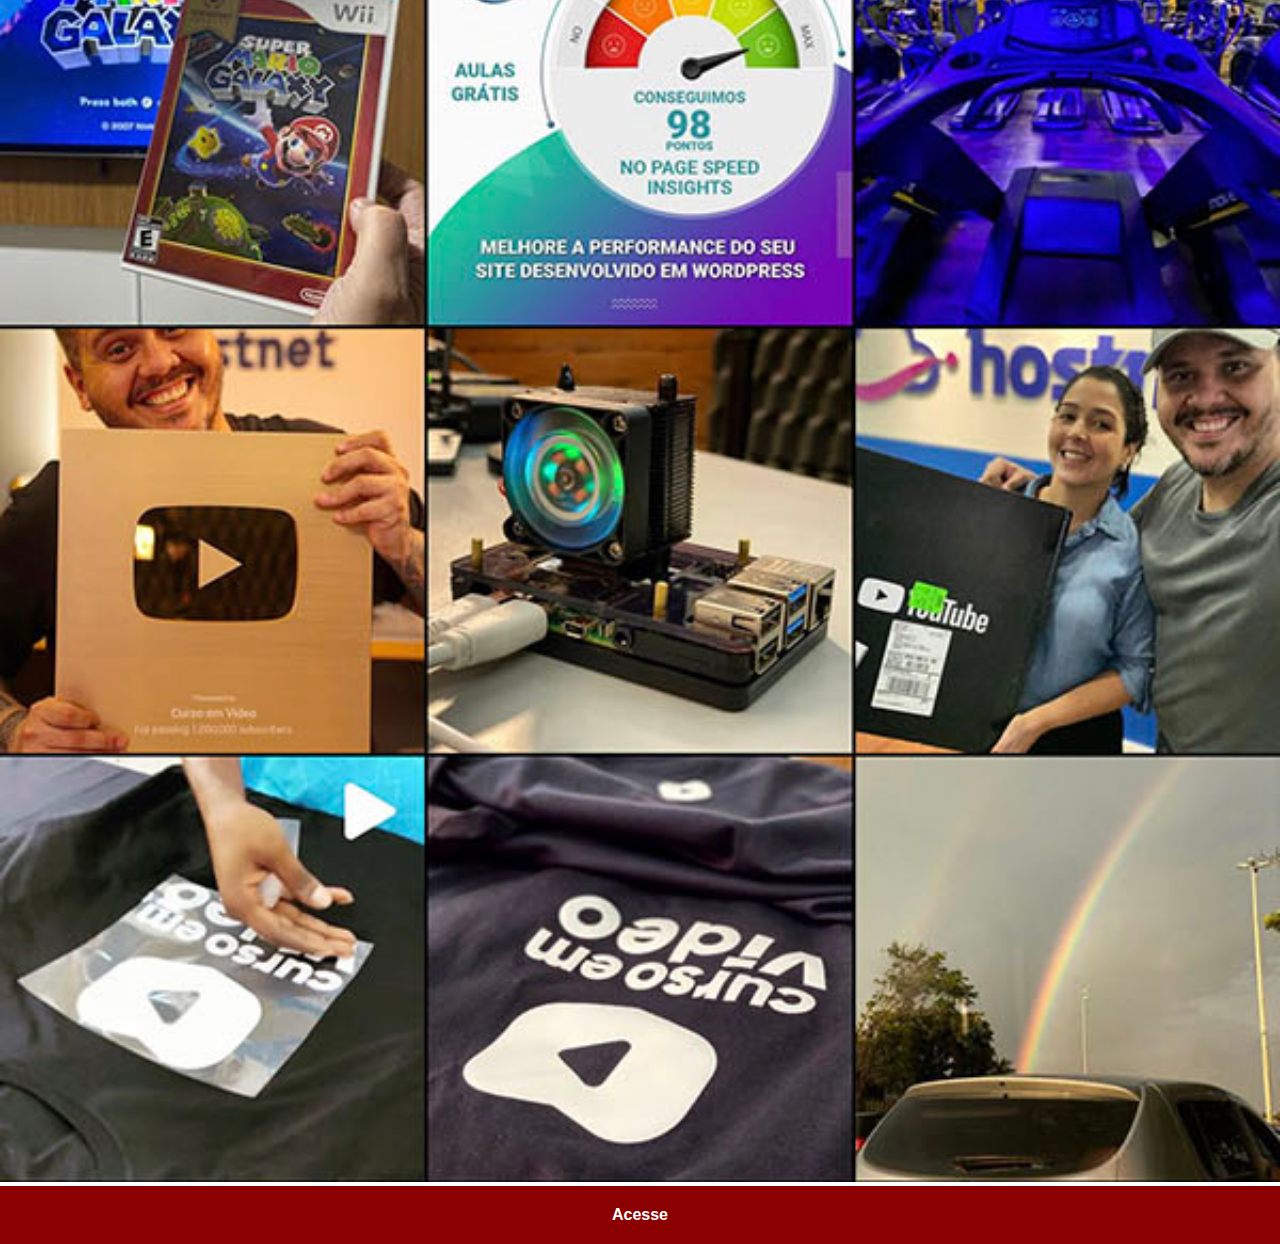
<file: instagram.html>
<!DOCTYPE html>
<html lang="pt-br">
<head>
    <meta charset="UTF-8">
    <meta name="viewport" content="width=device-width, initial-scale=1.0">
    <link rel="stylesheet" href="estilos/social.css">
    <title>Instagram</title>
</head>
<body>
    <img src="imagens/tela-instagram.jpg" alt="Instagram">
    <a href="https://www.instagram.com/gustavoguanabara/" target="_blank">Acesse</a>
    
</body>
</html>
</file>
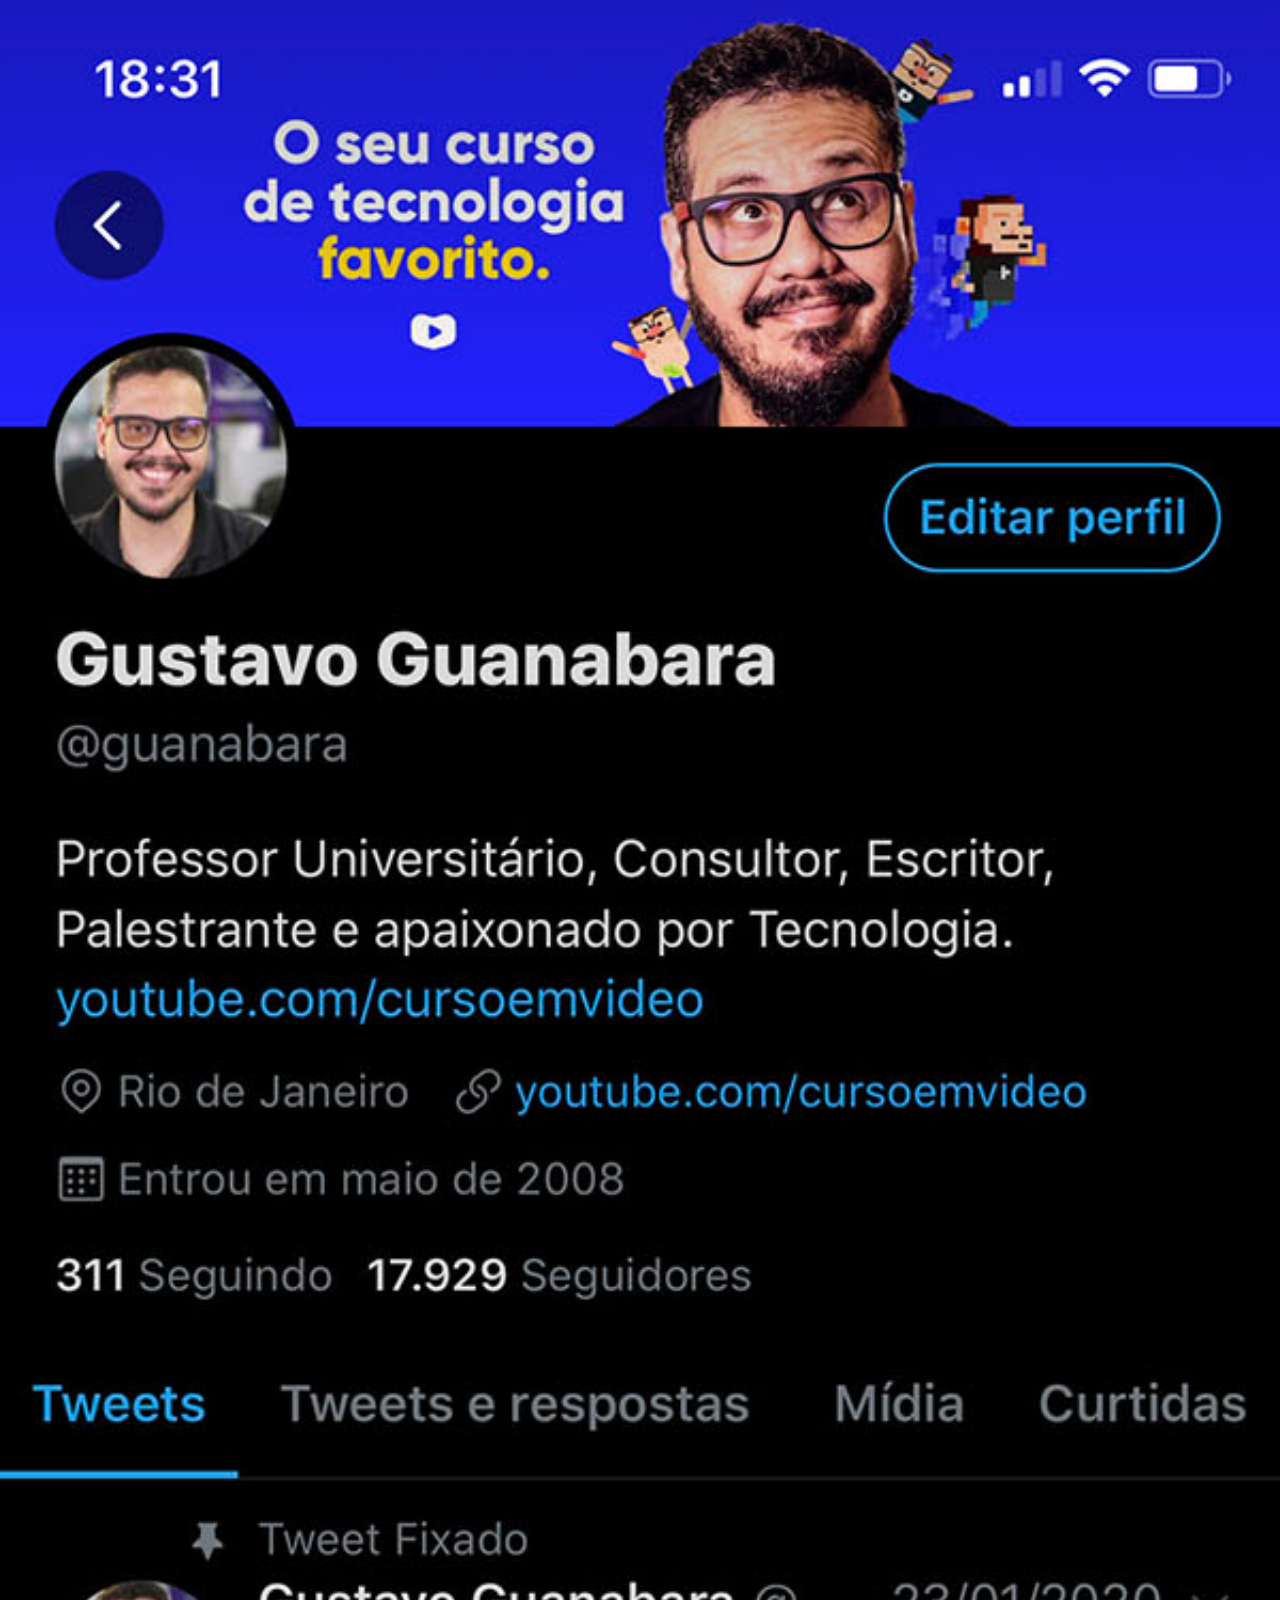
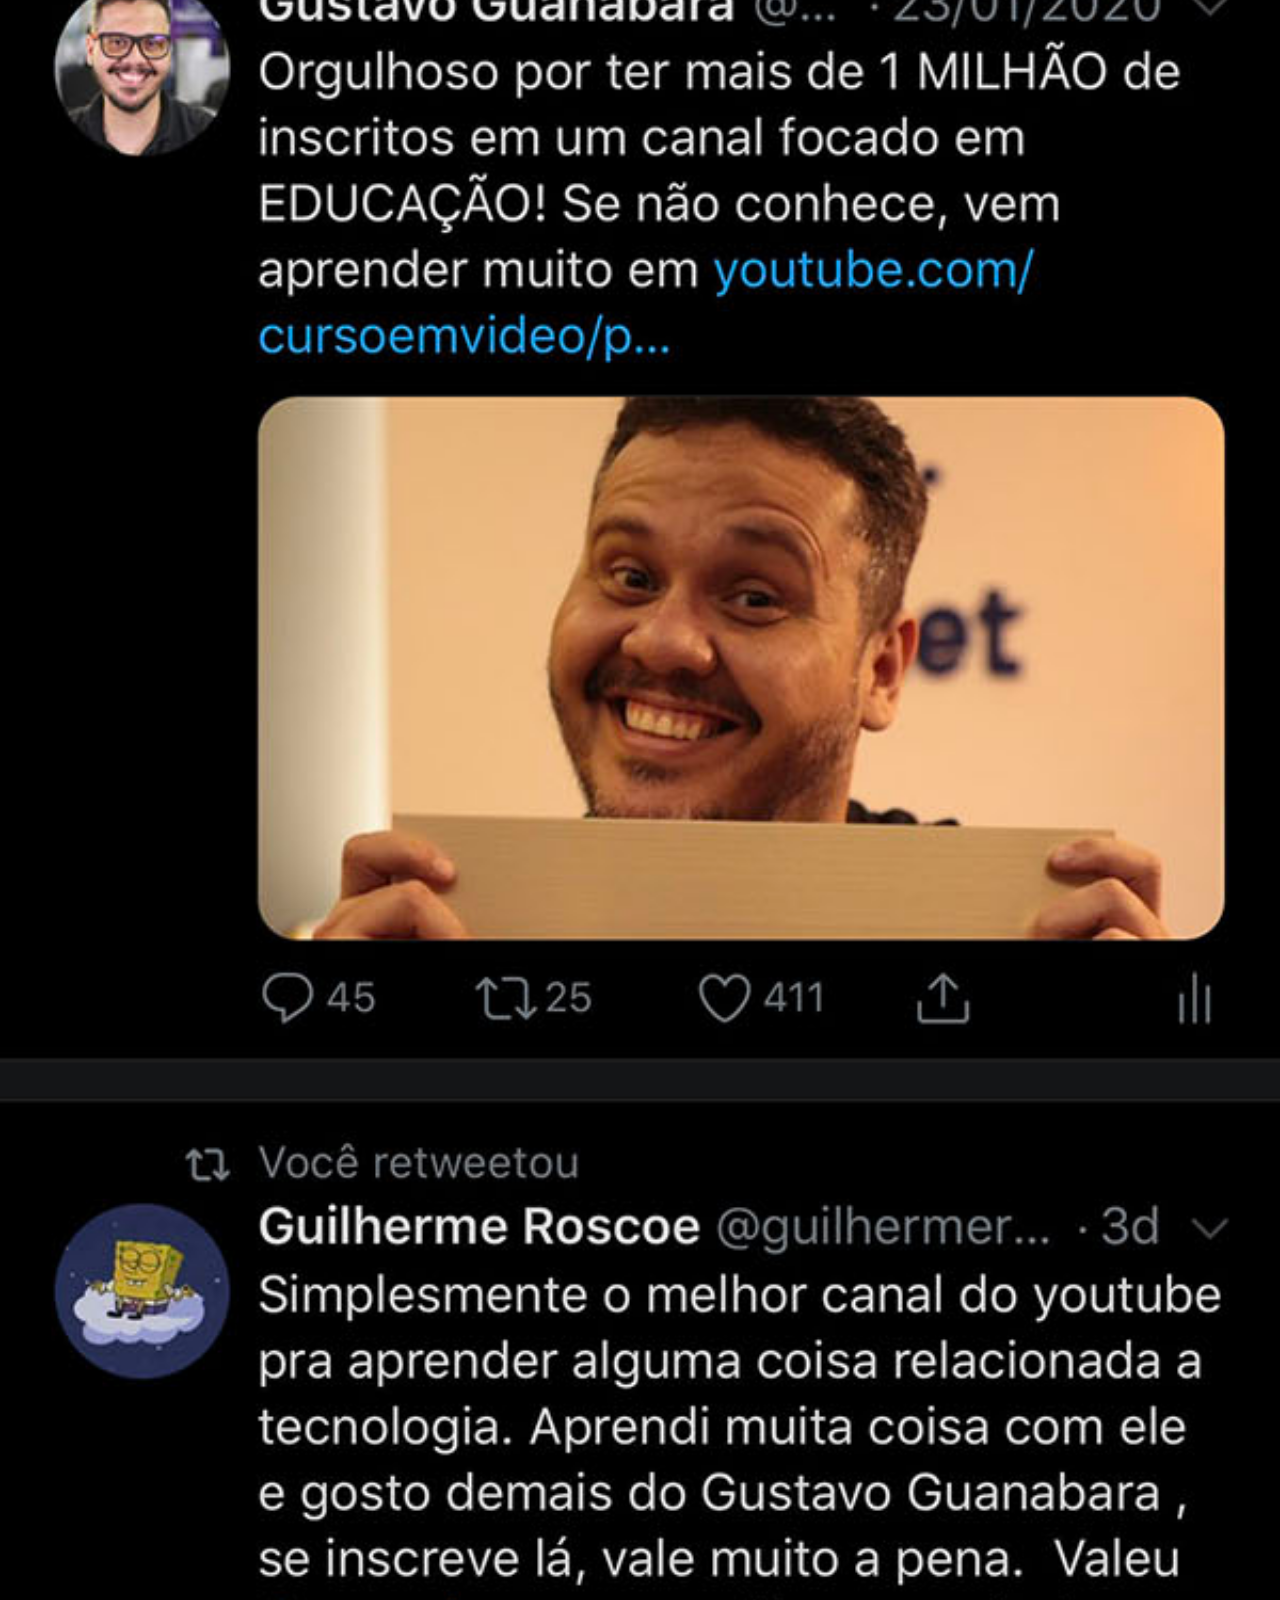
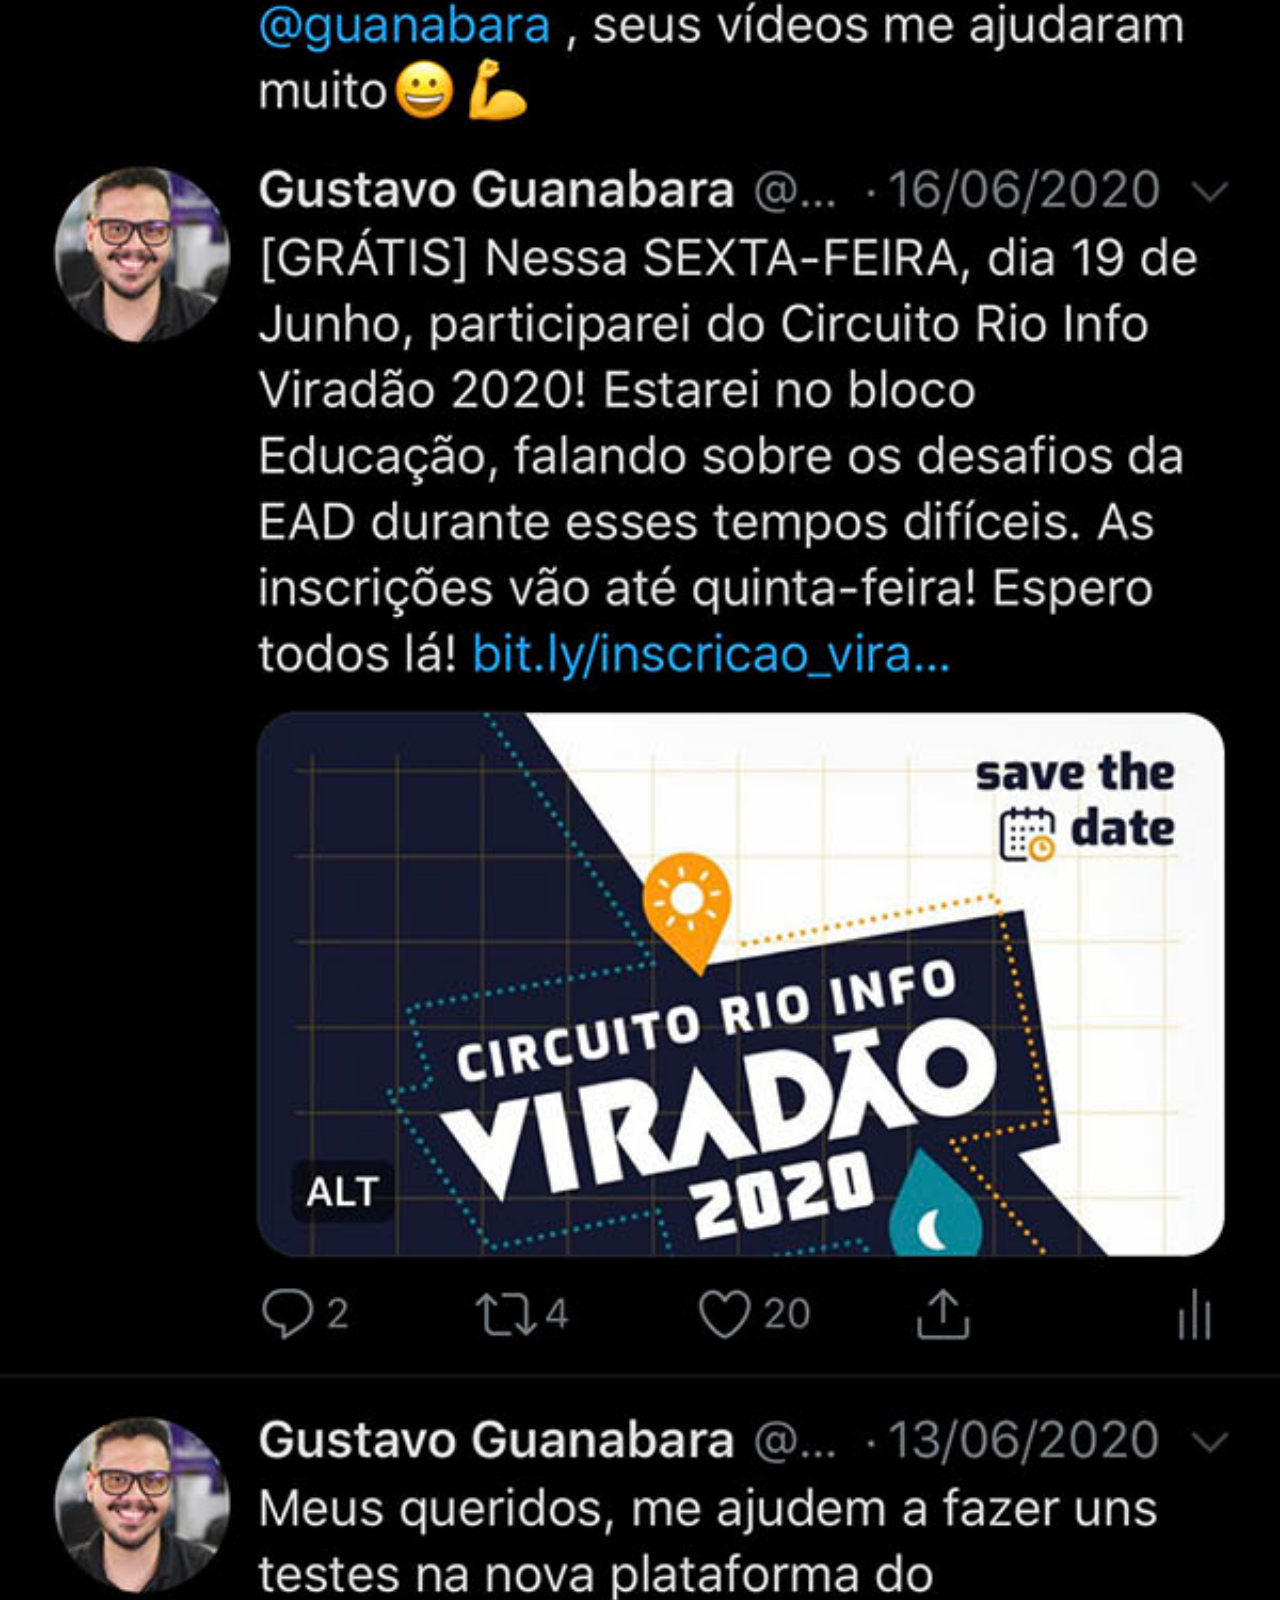
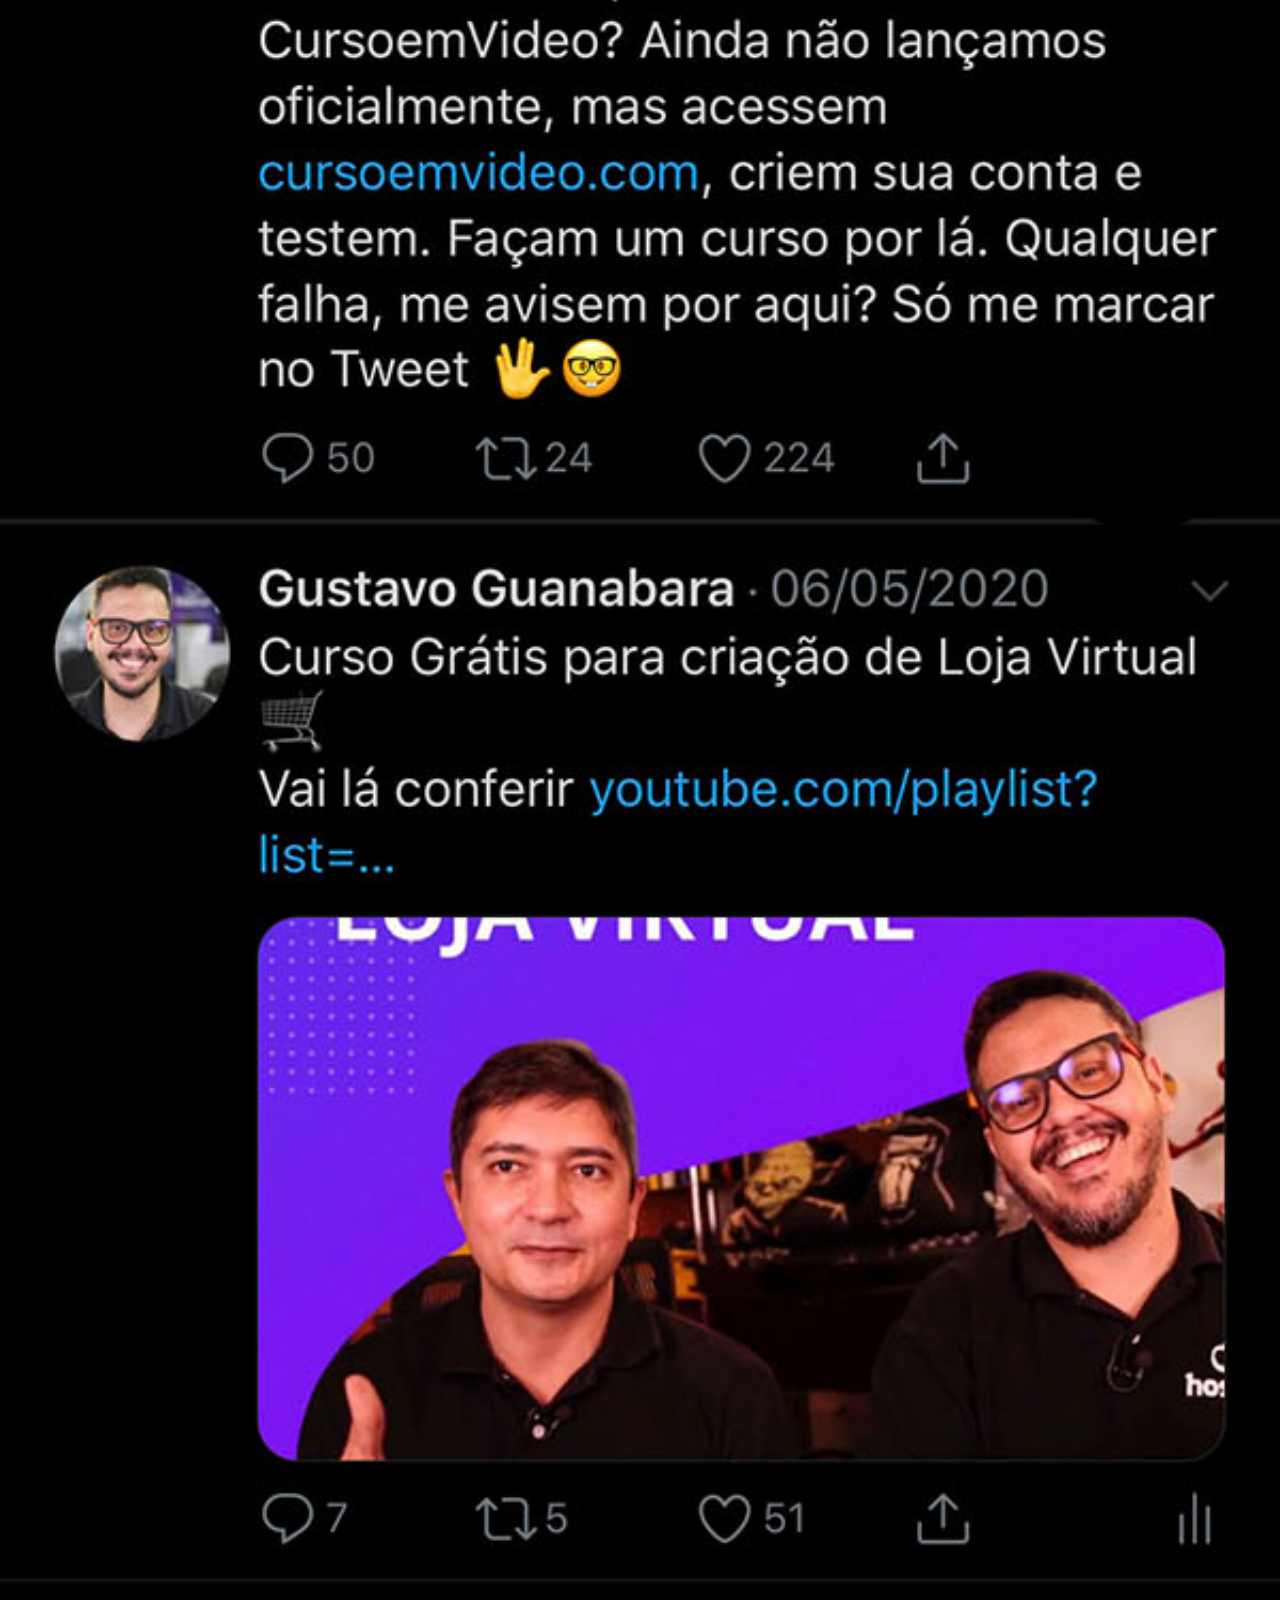
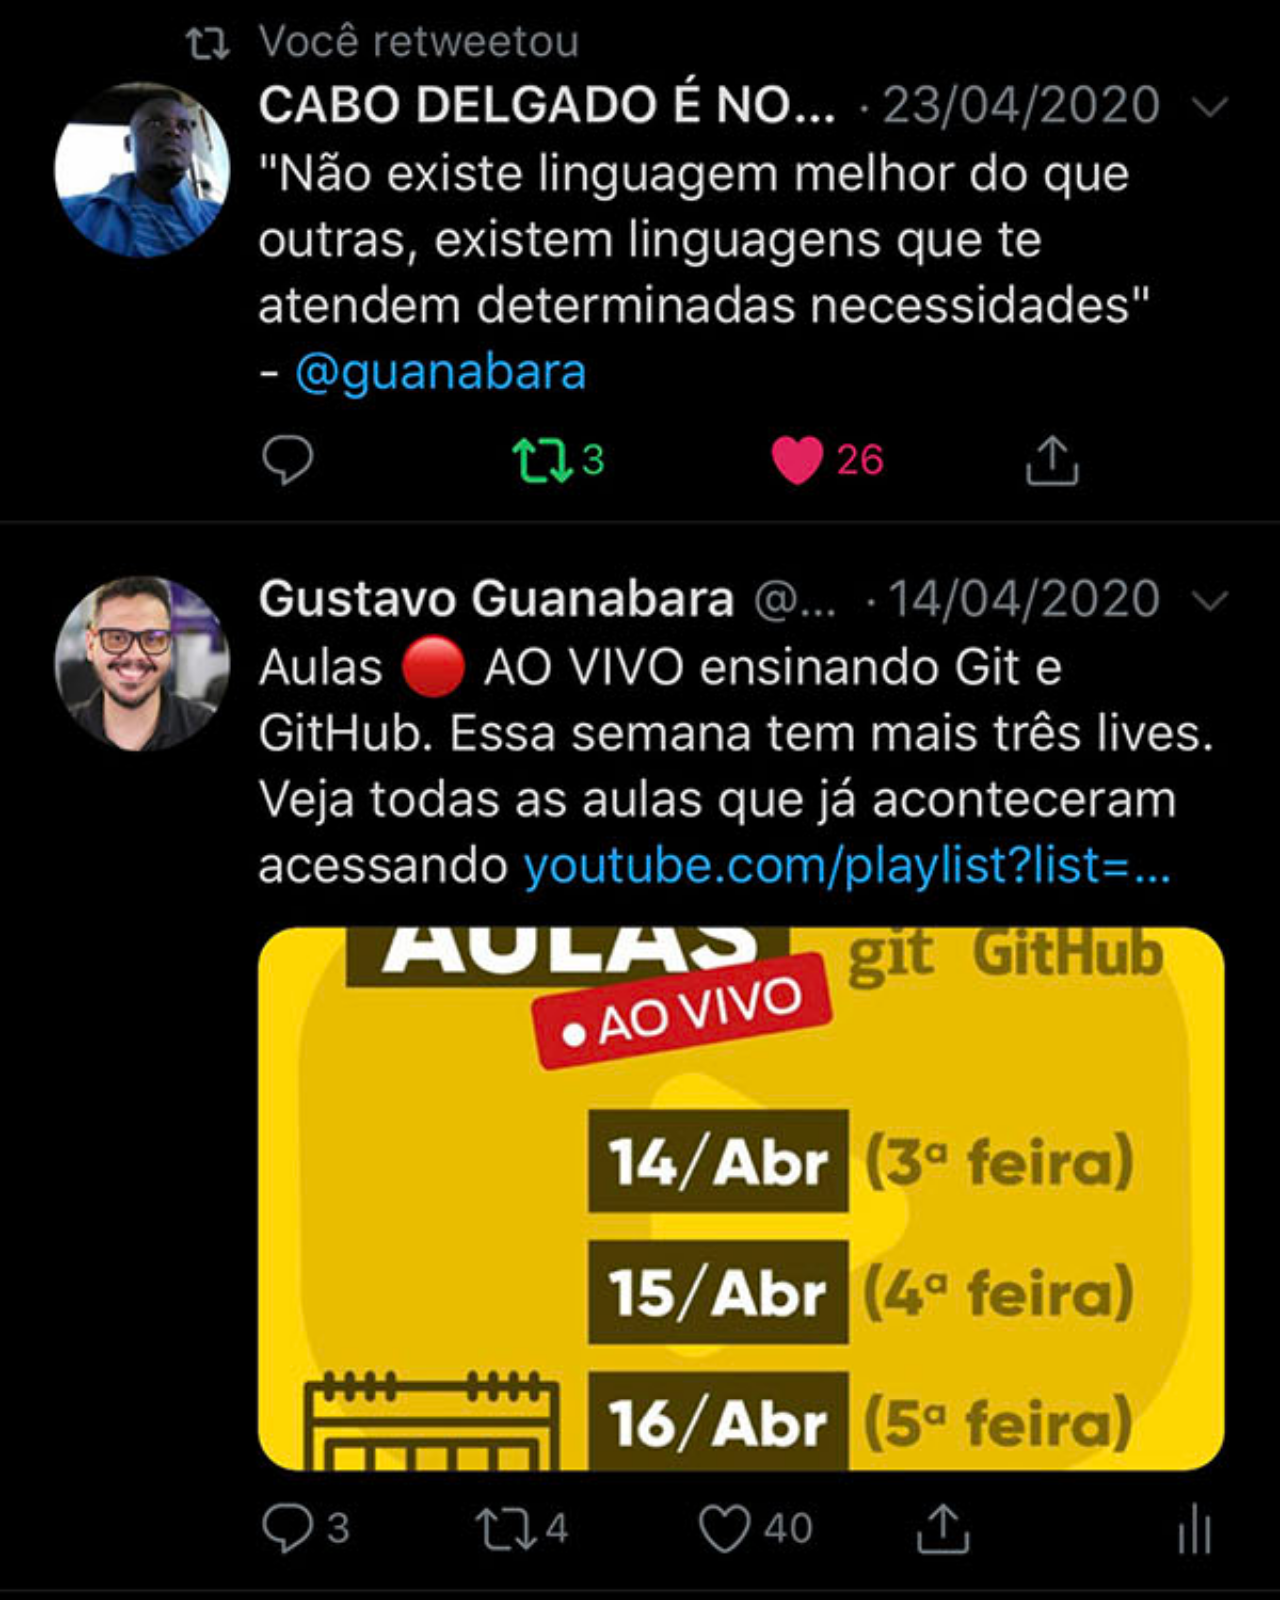
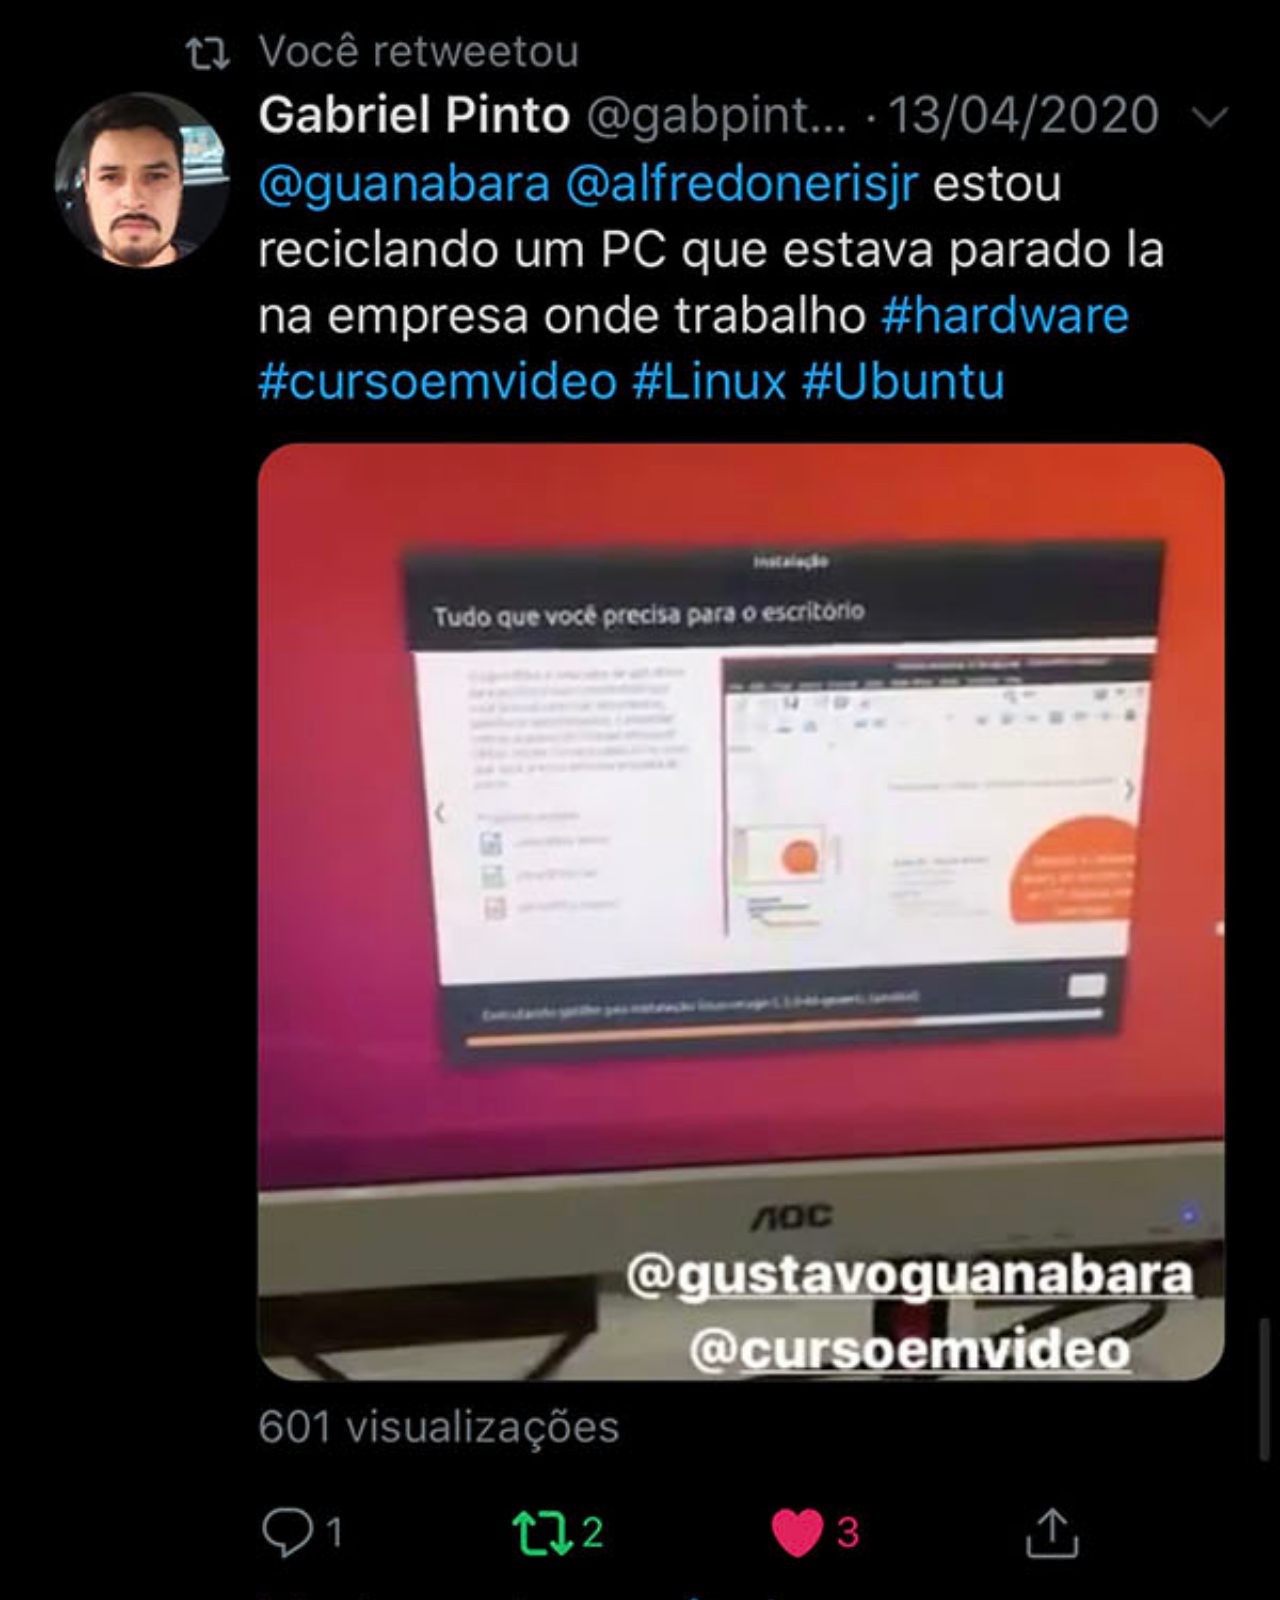
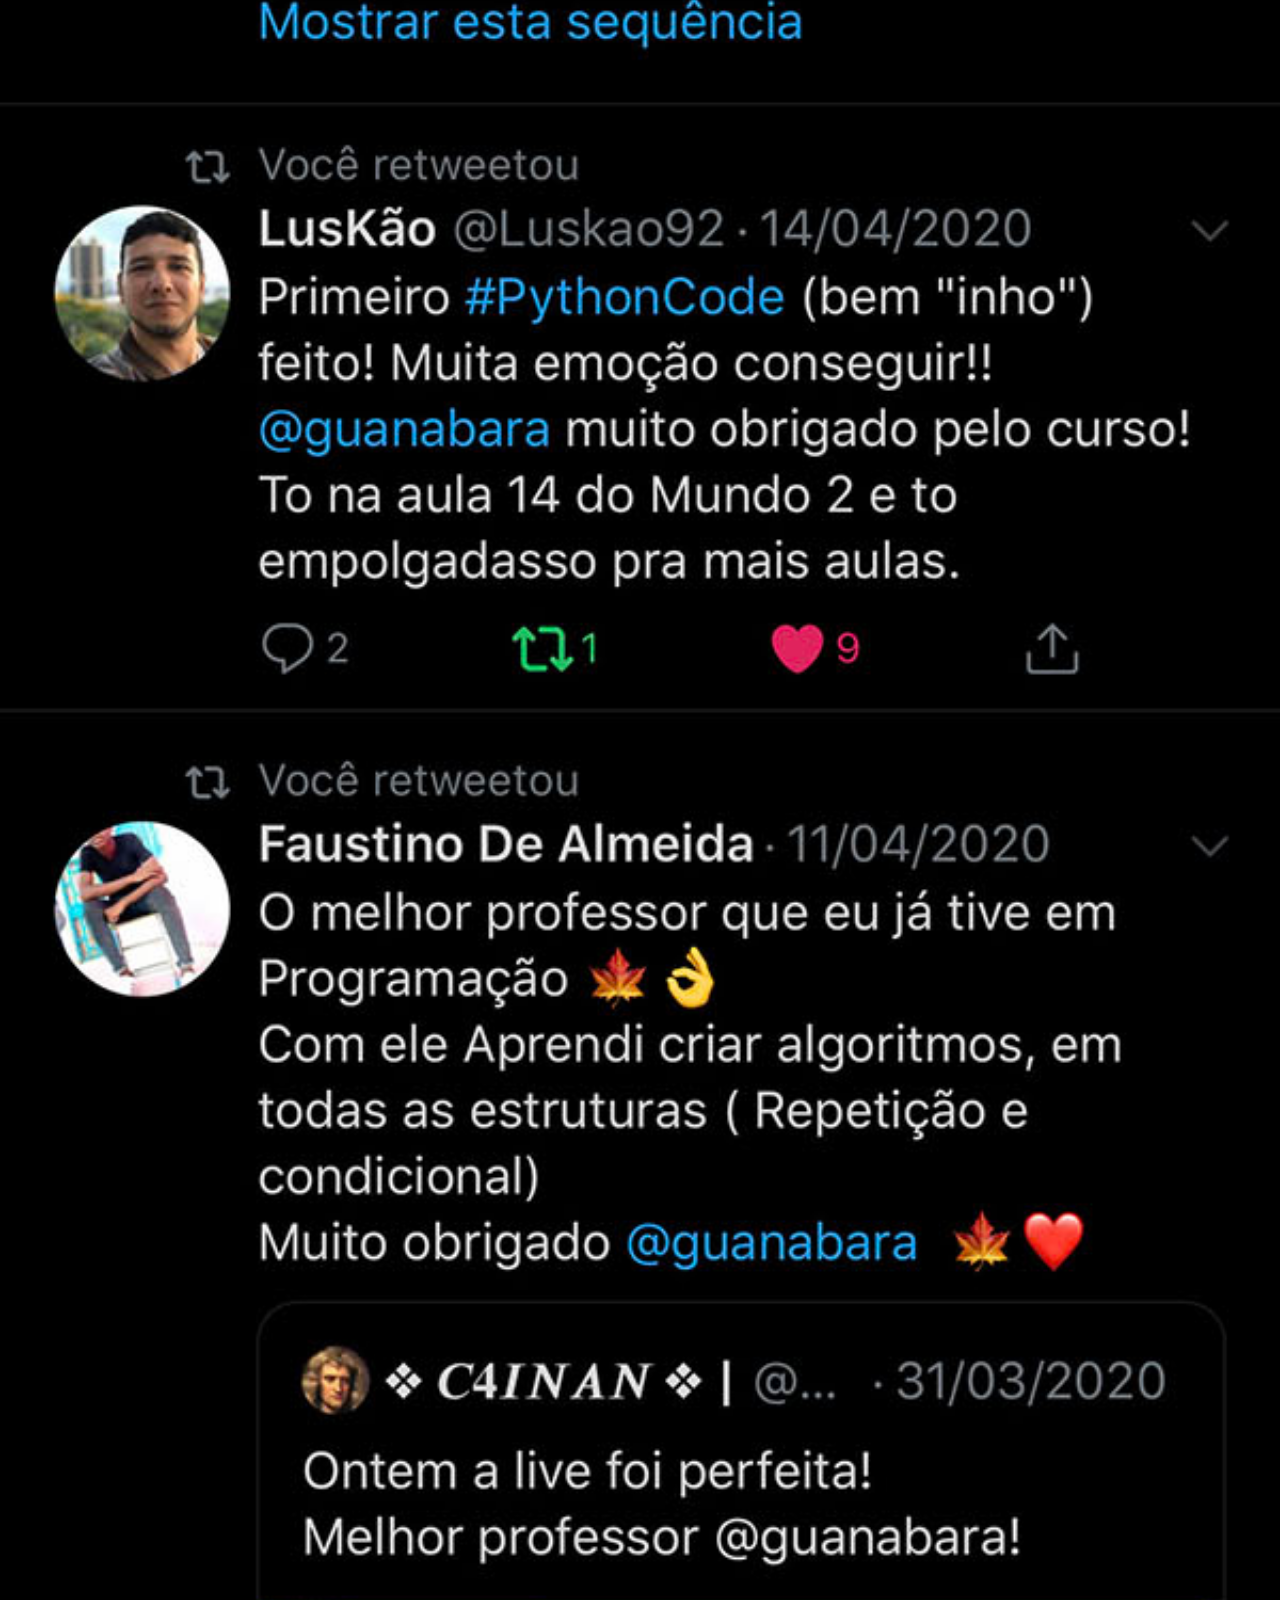
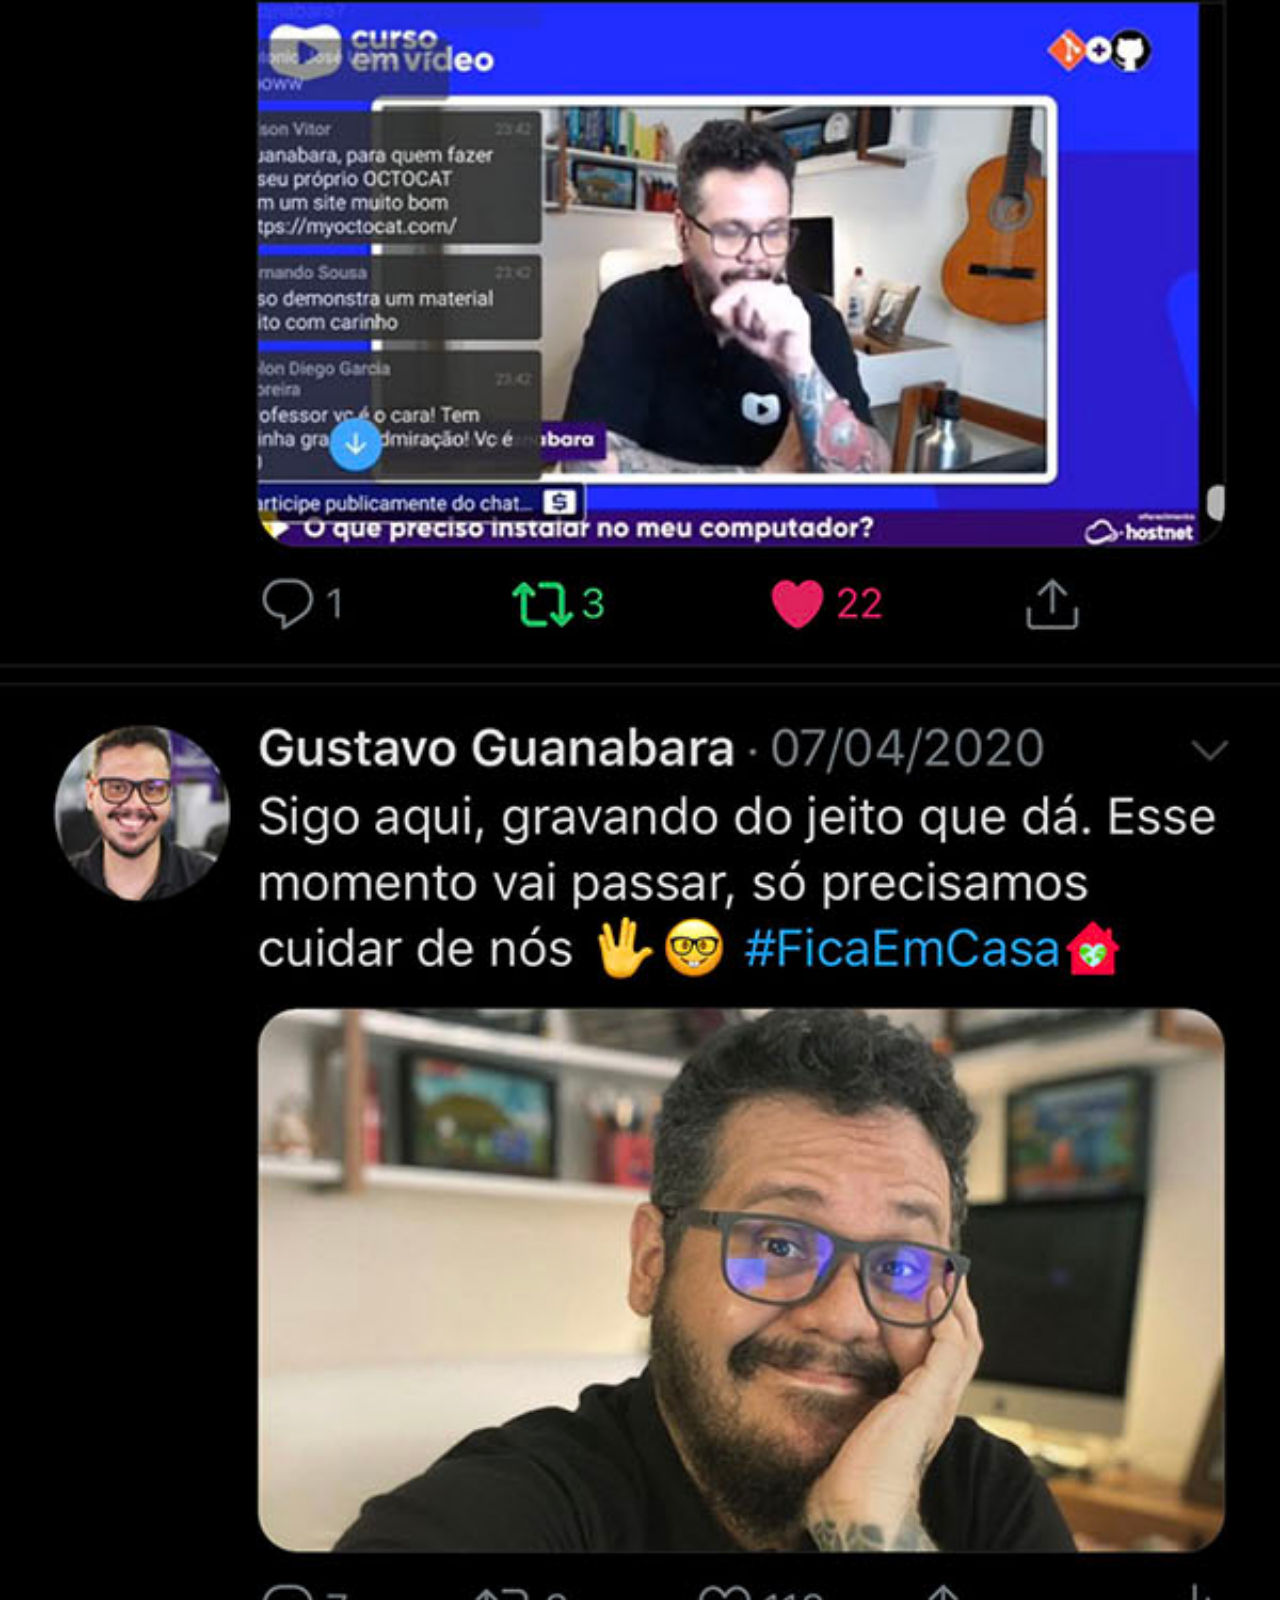
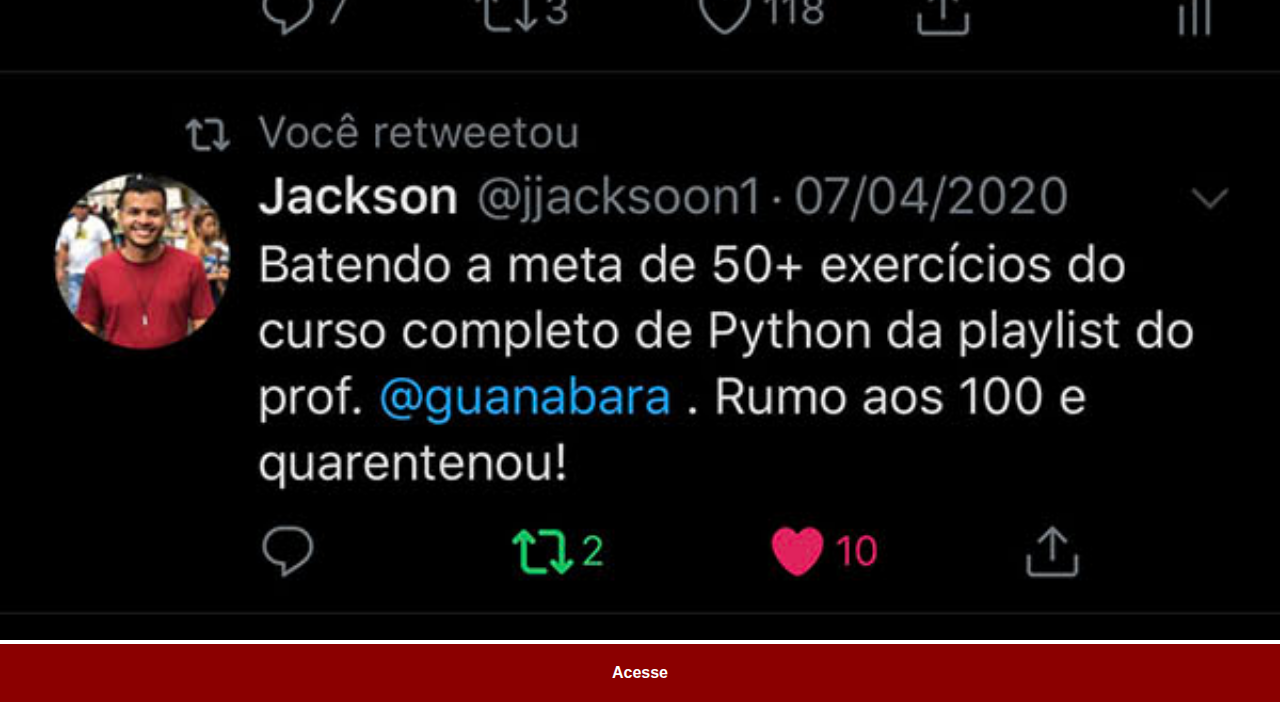
<file: twitter.html>
<!DOCTYPE html>
<html lang="pt-br">
<head>
    <meta charset="UTF-8">
    <meta name="viewport" content="width=device-width, initial-scale=1.0">
    <link rel="stylesheet" href="estilos/social.css">
    <title>Twitter</title>
</head>
<body>
    <img src="imagens/tela-twitter.jpg" alt="Twitter">
    <a href="https://x.com/gustavoguanabara" target="_blank">Acesse</a>
    
</body>
</html>
</file>
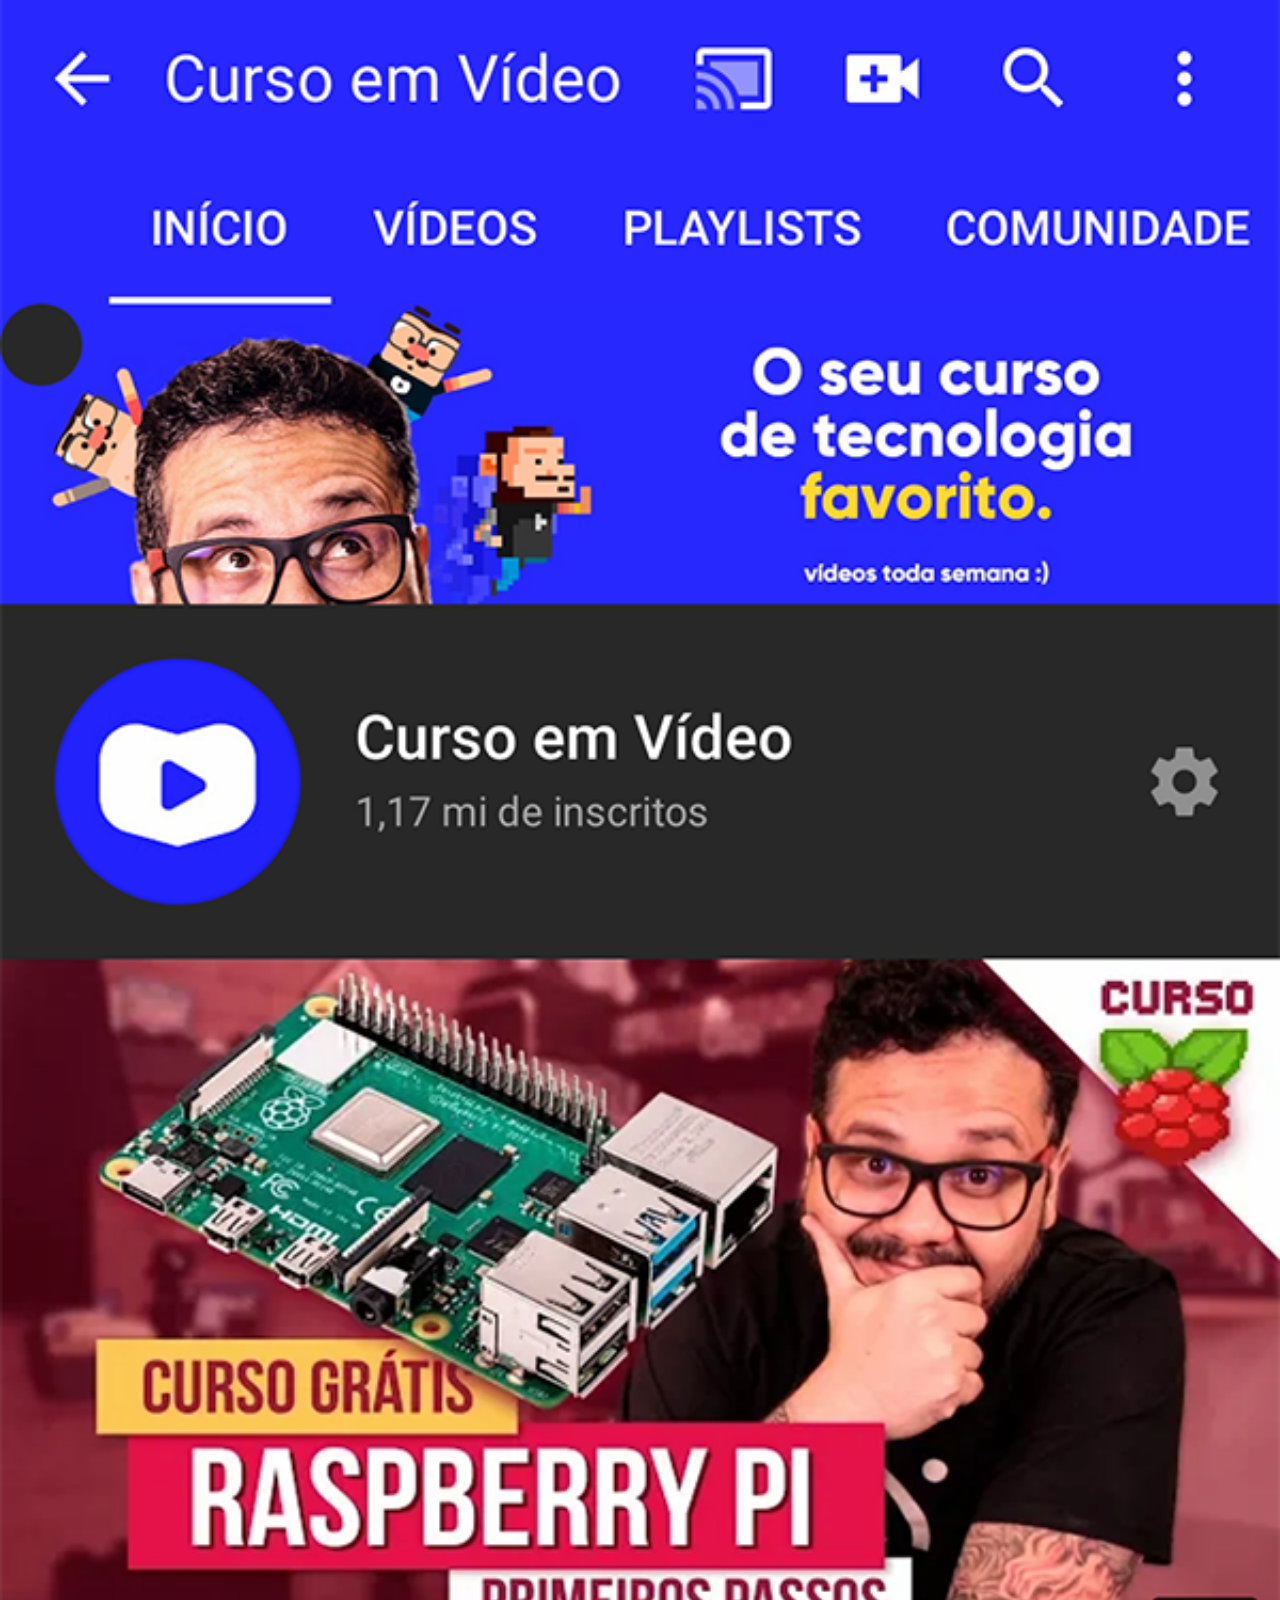
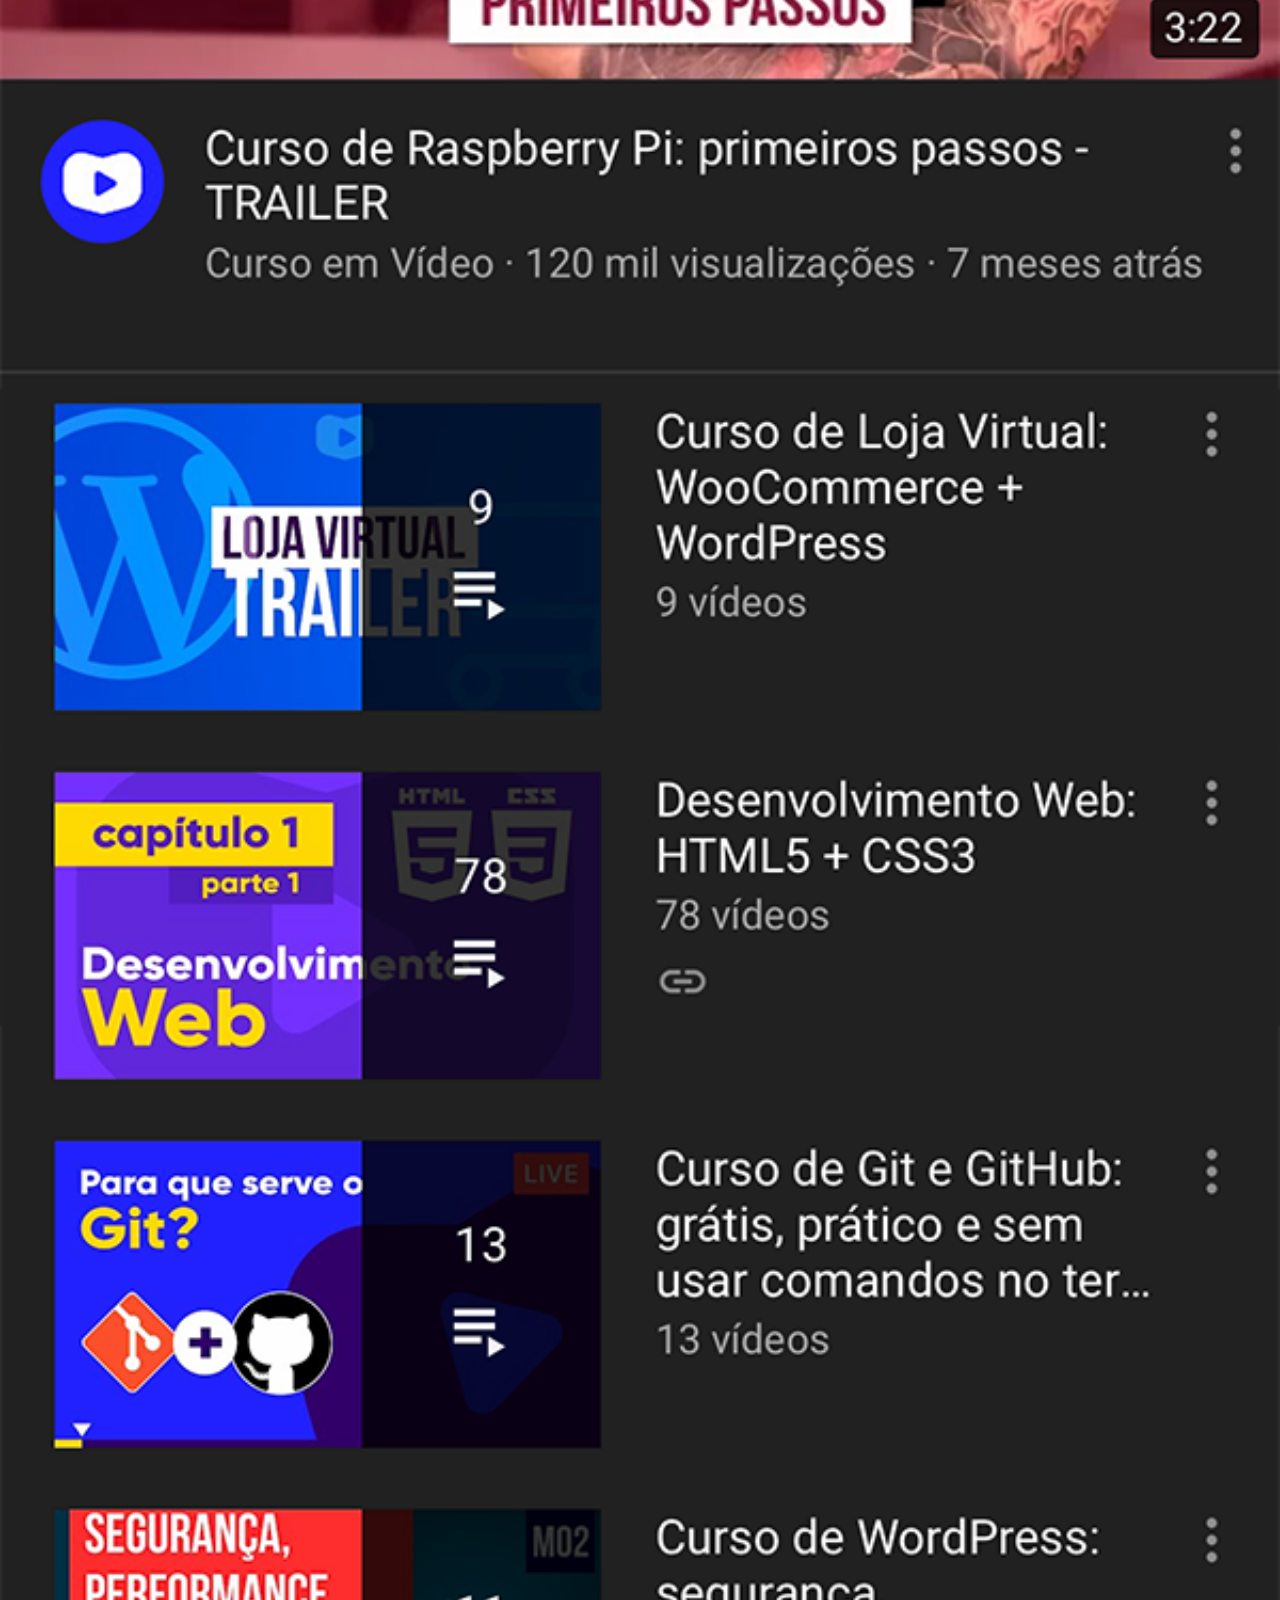
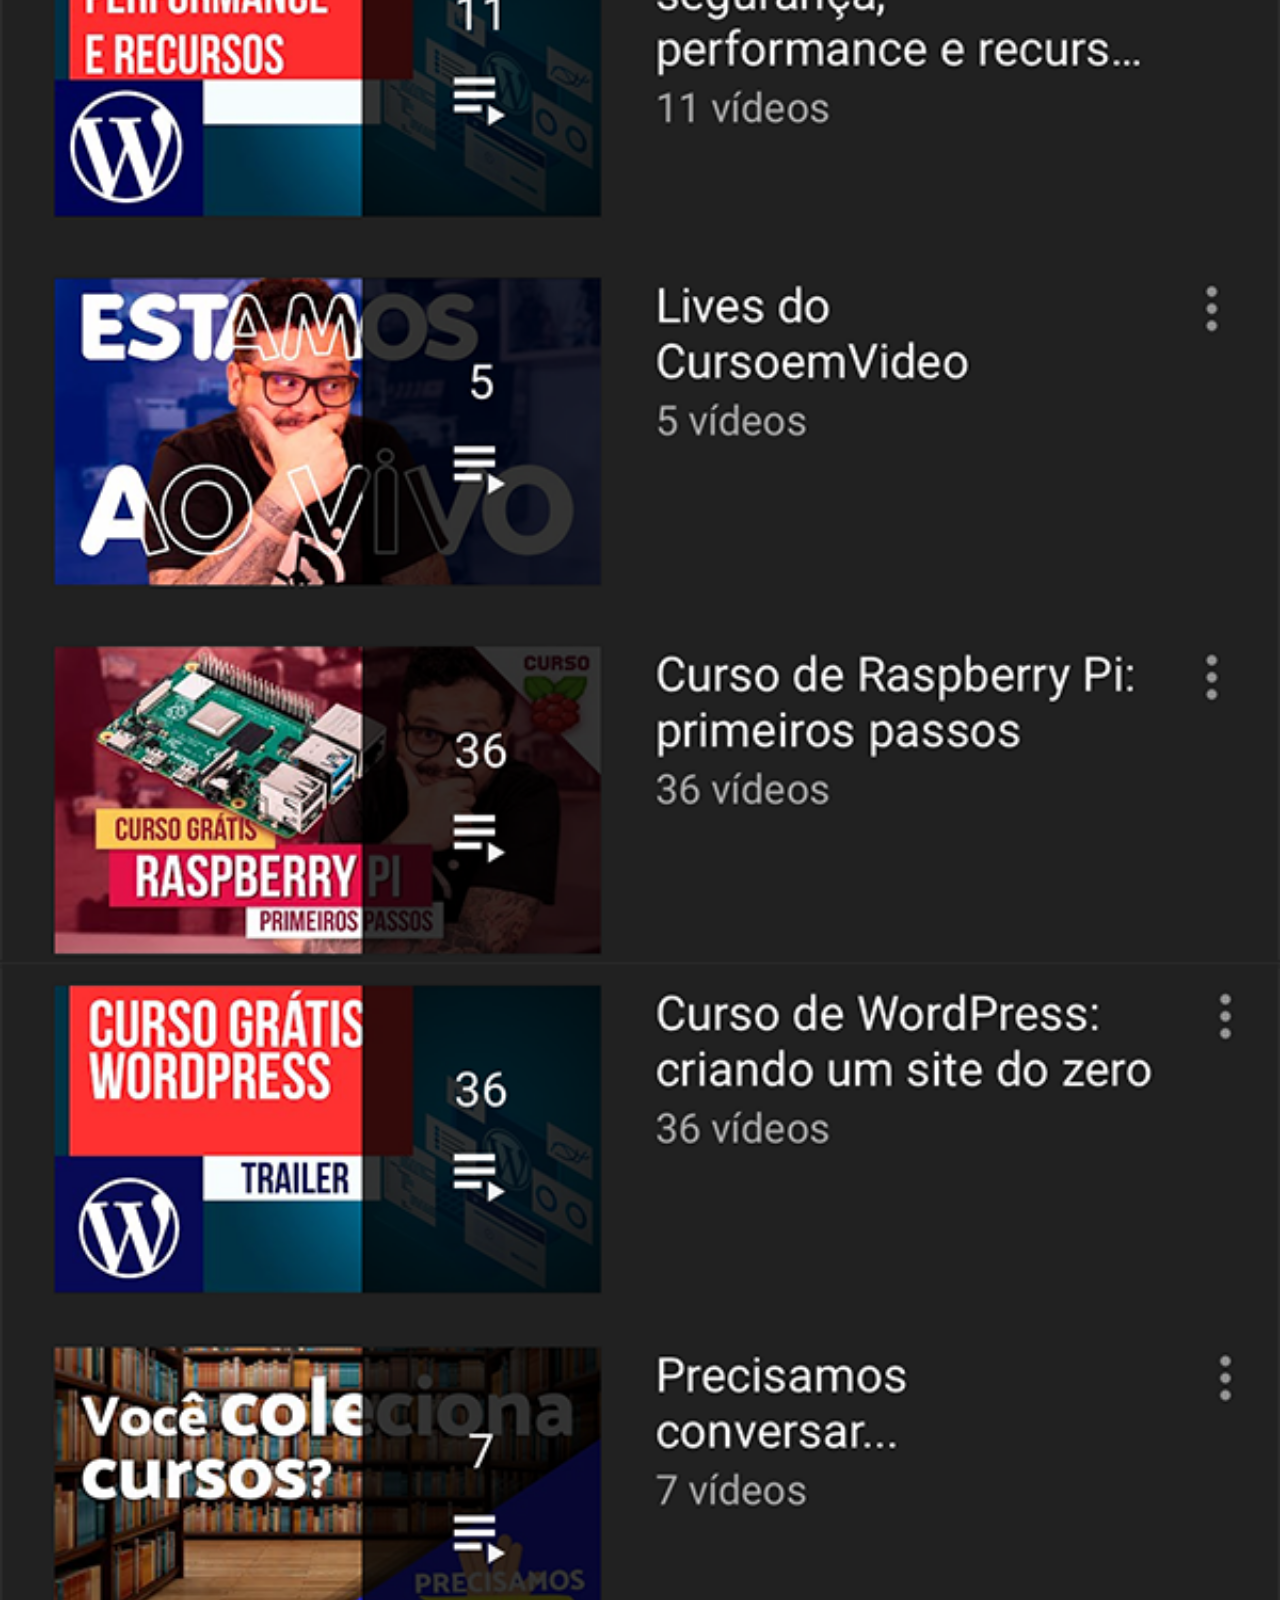
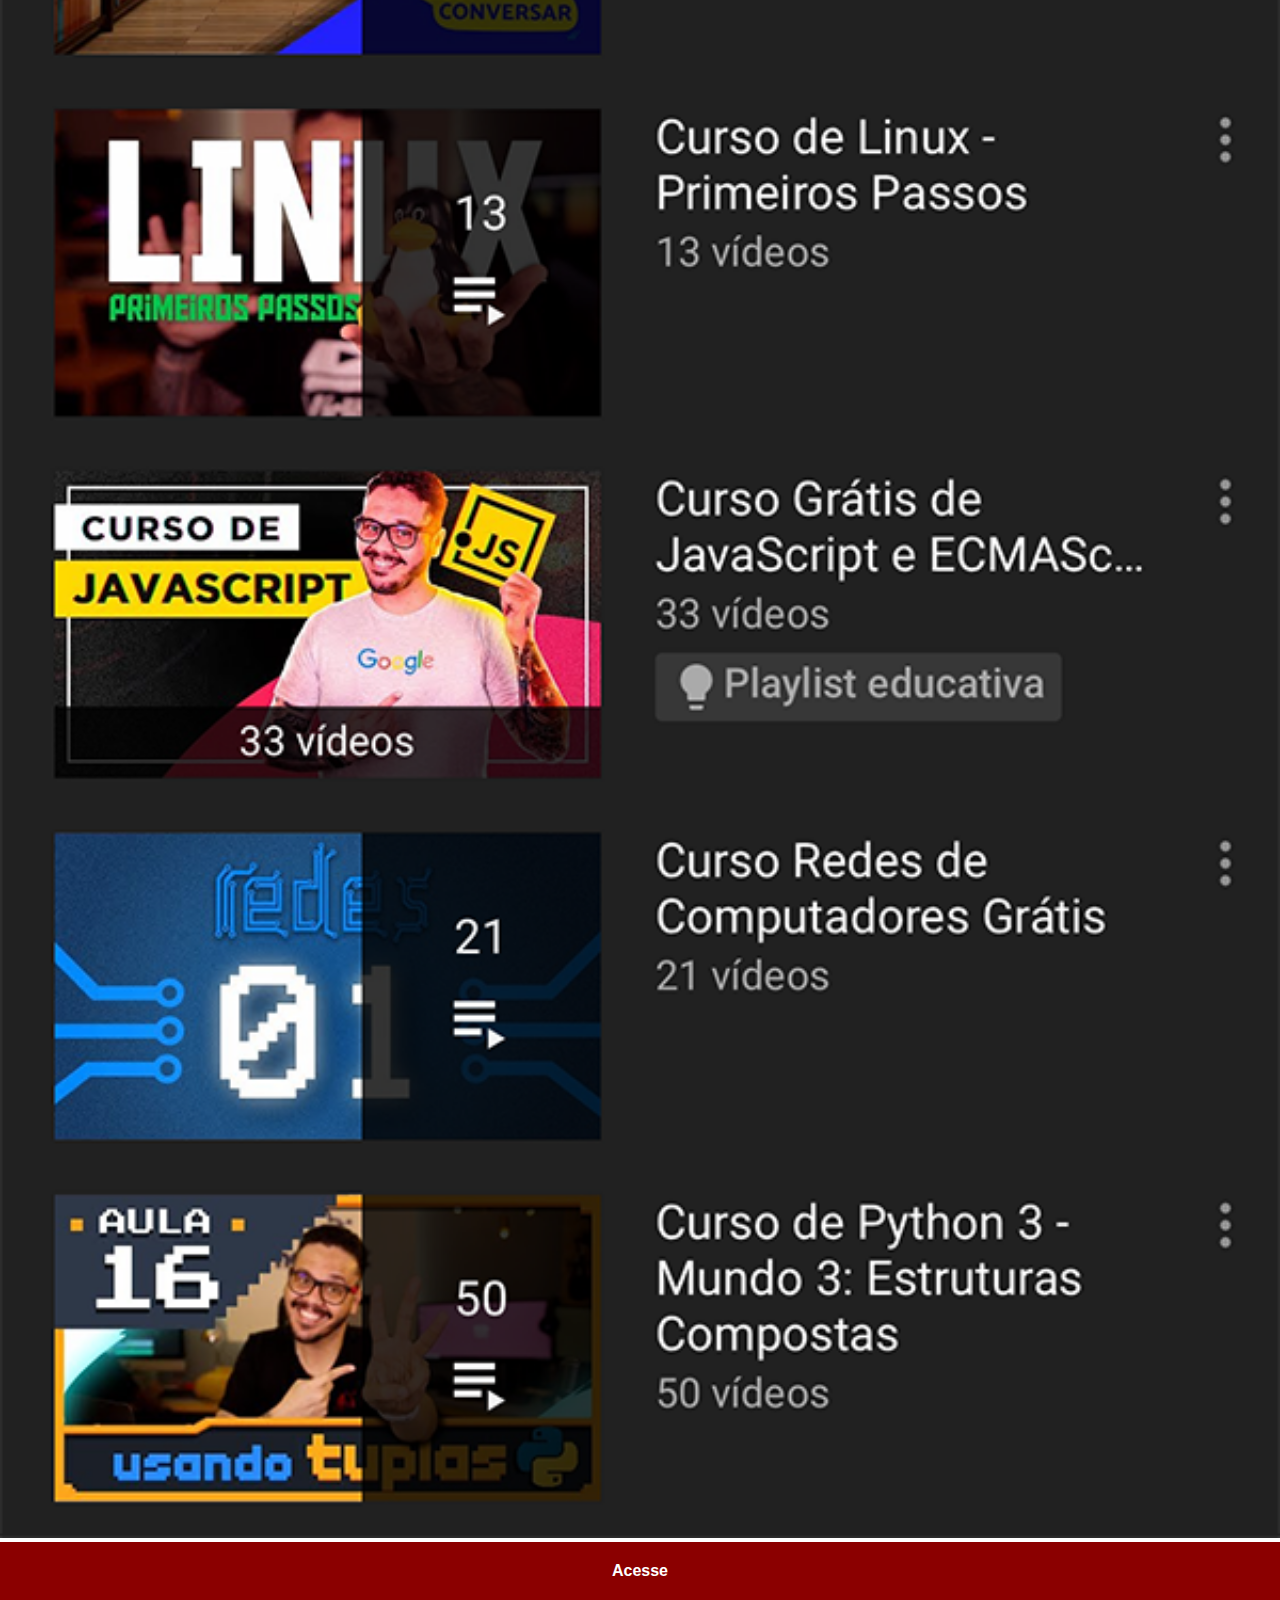
<file: youtube.html>
<!DOCTYPE html>
<html lang="pt-br">
<head>
    <meta charset="UTF-8">
    <meta name="viewport" content="width=device-width, initial-scale=1.0">
    <title>Youtube</title>
    <link rel="stylesheet" href="estilos/social.css">
</head>
<body>
    <img src="imagens/tela-youtube.png" alt="youtube">
    <a href="https://www.youtube.com/c/CursoemV%C3%ADdeo/playlists" target="_blank">Acesse</a>
    
</body>
</html>
</file>
<file: estilos/style.css>
@charset "UTF-8";

* {
    margin: 0px;
    padding: 0px;
    font-family: Arial, Helvetica, sans-serif;
}

html, body {
    height: 100vh;
    width: 100vw;
    background-color: black;
}

body {
    background: url(../imagens/fundo-madeira.jpg) no-repeat top center;
    background-size: cover;
    background-attachment: fixed;
}

main {
    position: relative;
    height: 100vh;
    
}

section#telefone {
    position: absolute;
    top: 50%;
    left: 50%;
    transform: translate(-50%, -50%);

    height: 627px;
    width: 311px;
    background: url(../imagens/frame-iphone.png) no-repeat;
}

iframe#tela {
    position: relative;
    top: 81px;
    left: 22px;
    height: 466px;
    width: 263px;
}
section#redes-sociais {
    text-align: right;
}

section#redes-sociais img {
    width: 50px;
    margin: 5px;
    border-radius: 50%;
    box-shadow: 2px 2px 5px rgba(0, 0, 0, 0.400);
    box-sizing: border-box;
}

section#redes-sociais img:hover {
    border: 2px solid rgba(255, 255, 255, 0.637);
    transform: translate(-10px, -10px);
    box-shadow: 5px 5px 10px rgba(0, 0, 0, 0.61);
    transition: transform .3s, border 1s;
}
</file>
<file: estilos/social.css>
@charset "UTF-8";

* {
    margin: 0px;
    padding: 0px;
    font-family: Arial, Helvetica, sans-serif;
}

::-webkit-scrollbar {
    width: 0px;
    height: 0px;
}

img {
    width: 100vw;
}

a {
    display: block;
    background-color: darkred;
    color: white;
    padding: 20px;
    text-align: center;
    text-decoration: none;
    font-weight: bolder;
}

a:hover {
    background-color: red;
}
</file>
